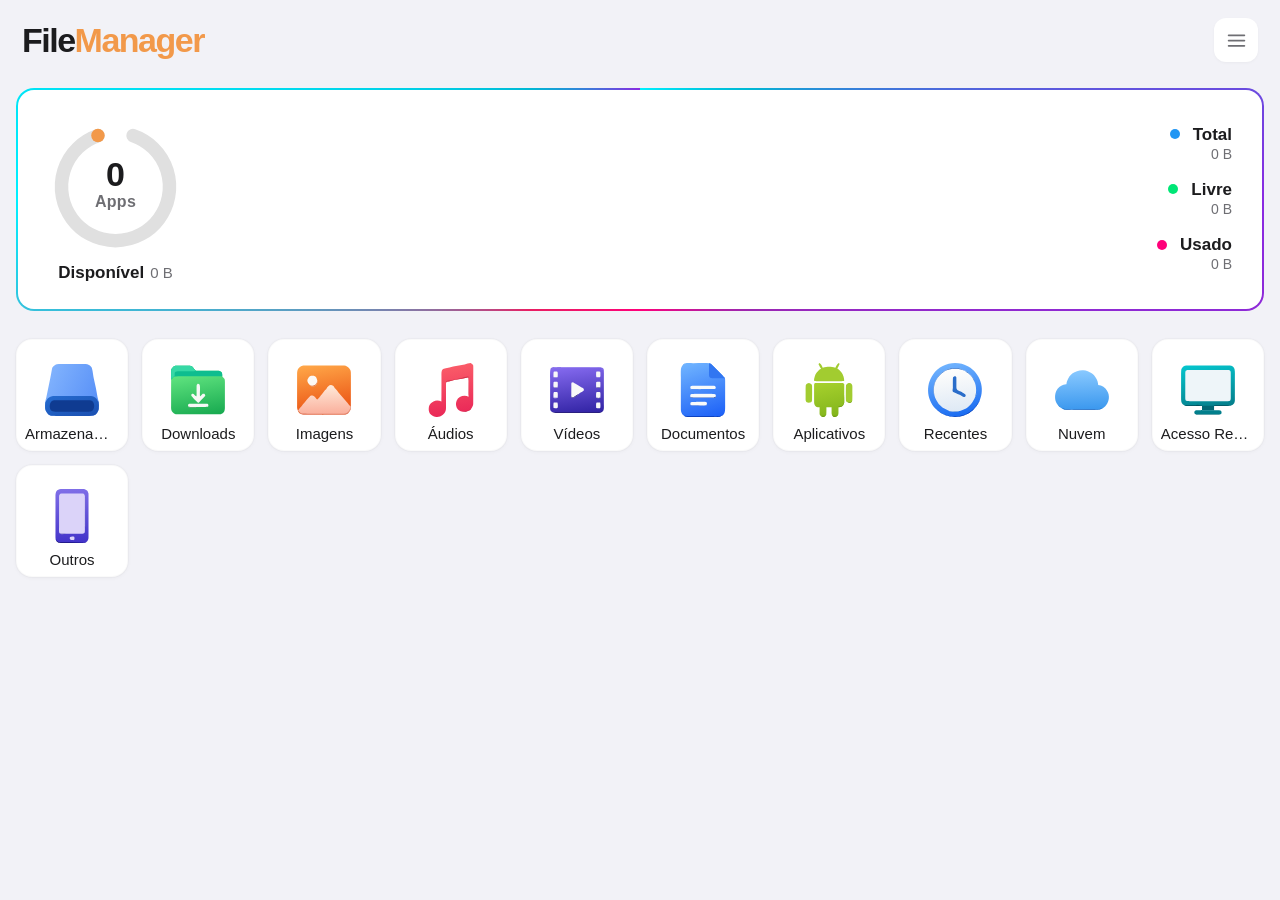
<file: app/src/main/assets/index.html>
<!DOCTYPE html>
<html lang="pt-BR">
<head>
    <meta charset="UTF-8">
    <meta name="viewport" content="width=device-width, initial-scale=1.0">
    <title>FileManager — Home</title>

    <!-- CSS -->
    <link rel="stylesheet" href="css/variables.css">
    <link rel="stylesheet" href="css/reset.css">
    <link rel="stylesheet" href="css/layout.css">
    <link rel="stylesheet" href="css/header.css">
    <link rel="stylesheet" href="css/storage-widget.css">
    <link rel="stylesheet" href="css/file-grid.css">
    <link rel="stylesheet" href="css/toolbar.css">
    <link rel="stylesheet" href="css/breadcrumb.css">

    <link rel="stylesheet" href="css/selection-bar.css">
    <link rel="stylesheet" href="css/modal.css">
    <link rel="stylesheet" href="css/settings.css">
    <link rel="stylesheet" href="css/apps.css">
    <link rel="stylesheet" href="css/loading.css">
    <link rel="stylesheet" href="css/task-queue.css">
    <link rel="stylesheet" href="css/responsive.css">
</head>
<body>
<div class="phone-frame" id="appFrame">
    <!-- Header -->
    <div class="app-header">
        <div class="logo"><span class="gui">File</span><span class="eti">Manager</span></div>
        <div class="header-spacer"></div>
        <button class="header-btn" onclick="window.fmToggleMenu()" aria-label="Menu">
            <svg viewBox="0 0 24 24" fill="none" stroke="currentColor" stroke-width="2" stroke-linecap="round">
                <line x1="3" y1="6" x2="21" y2="6"/><line x1="3" y1="12" x2="21" y2="12"/><line x1="3" y1="18" x2="21" y2="18"/>
            </svg>
            <div class="menu-dropdown" id="globalMenu">
                <!-- Renderizado dinamicamente por menu.js -->
            </div>
        </button>
    </div>

    <!-- Conteúdo -->
    <div class="content">
        <div class="page active" data-page="files">
            <!-- Toolbar (oculta na Home) -->
            <div class="file-toolbar hidden" id="fileToolbar">
                <div class="search-wrap">
                    <svg viewBox="0 0 24 24" fill="none" stroke="currentColor" stroke-width="2" stroke-linecap="round">
                        <circle cx="11" cy="11" r="8"/><line x1="21" y1="21" x2="16.65" y2="16.65"/>
                    </svg>
                    <input type="text" id="searchInput" placeholder="Buscar arquivos..." oninput="window.fmDebouncedRender()">
                </div>
                <button class="action-btn" onclick="window.fmOpenCreateModal()" aria-label="Criar novo item">
                    <svg viewBox="0 0 24 24" fill="none" stroke="currentColor" stroke-width="2" stroke-linecap="round" style="width:16px;height:16px">
                        <line x1="12" y1="5" x2="12" y2="19"/><line x1="5" y1="12" x2="19" y2="12"/>
                    </svg>
                    Nova
                </button>
            </div>
            <!-- Breadcrumb (oculto na Home) -->
            <div class="breadcrumb hidden" id="breadcrumb">
                <span onclick="window.fmNavigateTo('/')">📁 Raiz</span>
            </div>

            <!-- Widget de Armazenamento -->
            <div class="storage-widget" id="storageWidget">
                <div class="storage-content">
                    <div class="left-panel">
                        <div class="circle-container">
                            <svg class="circle-svg" viewBox="0 0 100 100">
                                <path id="gauge-bg" d="M 37 14.5 A 40 40 0 1 0 63 14.5"
                                      fill="none" stroke="#E0E0E0" stroke-width="10" stroke-linecap="round" />
                                <path id="gauge-fill" d="M 37 14.5 A 40 40 0 1 0 63 14.5"
                                      fill="none" stroke="var(--color-primary)" stroke-width="10" stroke-linecap="round"
                                      stroke-dasharray="0 251" stroke-dashoffset="0" />
                            </svg>
                            <div class="circle-text">
                                <span class="count" id="apps-count">102</span>
                                <span class="label">Apps</span>
                            </div>
                        </div>
                        <div class="disponivel-row">
                            <span class="disponivel-label">Disponível</span>
                            <span class="disponivel-value" id="disponivel-value">8,21 GB</span>
                        </div>
                    </div>
                    <div class="right-panel">
                        <div class="stat-group">
                            <div class="stat-header">
                                <div class="dot-wrapper"><span class="dot total"></span></div>
                                <span class="stat-label">Total</span>
                            </div>
                            <span class="stat-value" id="total-value">247,90 GB</span>
                        </div>
                        <div class="stat-group">
                            <div class="stat-header">
                                <div class="dot-wrapper"><span class="dot livre"></span></div>
                                <span class="stat-label">Livre</span>
                            </div>
                            <span class="stat-value" id="livre-value">8,21 GB</span>
                        </div>
                        <div class="stat-group">
                            <div class="stat-header">
                                <div class="dot-wrapper"><span class="dot usado"></span></div>
                                <span class="stat-label">Usado</span>
                            </div>
                            <span class="stat-value" id="usado-value">181,69 GB</span>
                        </div>
                    </div>
                </div>
            </div>

            <!-- Grade de ícones -->
            <div class="file-grid" id="fileGrid"></div>
        </div>

        <!-- Página Configurações -->
        <div class="page" data-page="settings">
            <div class="settings-title"><button class="back-btn" onclick="window.fmGoBack()">← Voltar</button> Configurações</div>
            <div class="settings-group">
                <div class="settings-group-header">GERAL</div>
                <div class="settings-item">
                    <span class="settings-item-label regular">Tema escuro</span>
                    <div class="toggle on" data-setting="theme" onclick="window.fmToggleTheme(this)"><div class="toggle-knob"></div></div>
                </div>
                <div class="settings-item">
                    <span class="settings-item-label regular">Mostrar extensões</span>
                    <div class="toggle on" data-setting="extensions" onclick="window.fmToggleExtensions(this)"><div class="toggle-knob"></div></div>
                </div>
                <div class="settings-item">
                    <span class="settings-item-label regular">Resetar preferências</span>
                    <button class="settings-reset-btn" onclick="window.fmResetPreferences()">Redefinir</button>
                </div>
            </div>
        </div>

        <!-- Página Lixeira -->
        <div class="page" data-page="trash">
            <div class="settings-title"><button class="back-btn" onclick="window.fmGoBack()">← Voltar</button> 🗑️ Lixeira</div>
            <div class="trash-info" id="trashInfo">
                <span id="trashCount">0 item(ns)</span>
                <span class="trash-retention">Permanece por 30 dias</span>
            </div>
            <div class="trash-list" id="trashList"></div>
            <div class="trash-actions" id="trashActions">
                <button class="trash-clear-btn" onclick="window.fmClearTrash()">🗑️ Limpar lixeira</button>
            </div>
        </div>

        <!-- Página Aplicativos -->
        <div class="page" data-page="apps">
            <div class="apps-page">
                <!-- Selection Bar -->
                <div class="apps-selection-bar" id="appsSelectionBar">
                    <div class="sel-info">
                        <div class="sel-check-icon">✓</div>
                        <span class="sel-count">0 selecionados</span>
                    </div>
                </div>

                <!-- Search Bar -->
                <div class="apps-search-bar" id="appsSearchBar">
                    <div class="apps-search-wrap">
                        <svg viewBox="0 0 24 24" fill="none" stroke="currentColor" stroke-width="2" stroke-linecap="round">
                            <circle cx="11" cy="11" r="8"/><line x1="21" y1="21" x2="16.65" y2="16.65"/>
                        </svg>
                        <input type="text" id="appsSearchInput" placeholder="Digite o nome do aplicativo" oninput="window.fmFilterApps(this.value)">
                    </div>
                </div>

                <!-- Tabs -->
                <div class="apps-tabs" id="appsTabs">
                    <div class="apps-tab active" data-tab="downloaded" onclick="window.fmSwitchTab('downloaded')">Apps baixados</div>
                    <div class="apps-tab" data-tab="system" onclick="window.fmSwitchTab('system')">Apps sistema</div>
                </div>

                <!-- Lista de Apps -->
                <div class="apps-list-container" id="appsListContainer">
                    <div class="apps-list" id="appsList"></div>
                </div>

                <!-- FAB -->
                <div class="fab-container" id="appsFab">
                    <div class="fab-actions" id="fabActions">
                        <div class="fab-action">
                            <span class="fab-action-label">Backup APK</span>
                            <button class="fab-action-btn" onclick="window.fmBackupApk()">📦</button>
                        </div>
                        <div class="fab-action">
                            <span class="fab-action-label">Compartilhar</span>
                            <button class="fab-action-btn" onclick="window.fmShareApp()">📤</button>
                        </div>
                        <div class="fab-action">
                            <span class="fab-action-label">Desinstalar</span>
                            <button class="fab-action-btn" onclick="window.fmUninstallApp()">🗑️</button>
                        </div>
                    </div>
                    <button class="fab-btn" id="fabBtn" onclick="window.fmToggleFab()">+</button>
                </div>
            </div>
        </div>
    </div>

    <!-- Create Item Modal -->
    <div class="modal-overlay" id="modalOverlay">
        <div class="modal-card" role="dialog" aria-modal="true" aria-labelledby="modal-title">
            <div class="modal-title" id="modal-title">Criar item</div>
            <div class="create-name-row" id="createNameRow">
                <input class="modal-input create-name-input" id="createItemName" placeholder="Nome da pasta..." autofocus>
                <div class="create-ext-select" id="createFileExtBtn">
                    <span class="create-ext-selected" id="extSelectedLabel">.html</span>
                    <input class="create-ext-custom-input" id="createFileExtCustom" placeholder=".ext" style="display:none;" onclick="event.stopPropagation()">
                    <span class="create-ext-arrow" onclick="window.fmToggleExtDropdown()">▾</span>
                </div>
                <div class="create-ext-dropdown" id="extDropdown"></div>
            </div>
            <div class="create-type-group">
                <label><input type="radio" name="createType" value="folder" checked onchange="window.fmHandleTypeChange()"> Pasta</label>
                <label><input type="radio" name="createType" value="file" onchange="window.fmHandleTypeChange()"> Arquivo</label>
            </div>
            <div class="modal-actions">
                <button class="modal-btn cancel" onclick="window.fmCloseCreateModal()">Cancelar</button>
                <button class="modal-btn confirm" onclick="window.fmCreateItem()">Criar</button>
            </div>
        </div>
    </div>

    <!-- Rename Modal -->
    <div class="modal-overlay" id="renameModalOverlay">
        <div class="modal-card" role="dialog" aria-modal="true" aria-labelledby="rename-modal-title">
            <div class="modal-title" id="rename-modal-title">Renomear</div>
            <input class="modal-input" id="renameInput" placeholder="Novo nome..." autofocus>
            <div class="modal-actions">
                <button class="modal-btn cancel" onclick="window.fmCloseRenameModal()">Cancelar</button>
                <button class="modal-btn confirm" onclick="window.fmConfirmRename()">Renomear</button>
            </div>
        </div>
    </div>

    <!-- Delete Confirmation Modal -->
    <div class="modal-overlay" id="deleteModalOverlay">
        <div class="modal-card" role="dialog" aria-modal="true" aria-labelledby="delete-modal-title">
            <div class="modal-title" id="delete-modal-title">Confirmar exclusão</div>
            <div class="delete-summary">
                <div class="delete-summary-row">
                    <span class="delete-icon">📁</span>
                    <span>Pastas: <strong id="deleteFolderCount">0</strong></span>
                </div>
                <div class="delete-summary-row">
                    <span class="delete-icon">📄</span>
                    <span>Arquivos: <strong id="deleteFileCount">0</strong></span>
                </div>
                <div class="delete-warning">Pastas podem conter arquivos internos.</div>
            </div>
            <div class="modal-actions">
                <button class="modal-btn cancel" onclick="window.fmCloseDeleteModal()">Cancelar</button>
                <button class="modal-btn confirm delete-confirm" onclick="window.fmConfirmDelete()">Excluir</button>
            </div>
        </div>
    </div>

    <!-- Modal: Desinstalar App -->
    <div class="modal-overlay" id="uninstallModal">
        <div class="modal-card">
            <div class="modal-title">⚠️ Desinstalar app?</div>
            <p style="font-size: 13px; color: var(--color-text-secondary); margin: 0;">Os seguintes apps serão desinstalados:</p>
            <div class="modal-apps-list" id="uninstallAppsList"></div>
            <div class="modal-actions">
                <button class="modal-btn cancel" onclick="window.fmCloseAppsModal('uninstall')">Cancelar</button>
                <button class="modal-btn confirm" onclick="window.fmConfirmUninstall()">Desinstalar</button>
            </div>
        </div>
    </div>

    <!-- Modal: Compartilhar App -->
    <div class="modal-overlay" id="shareModal">
        <div class="modal-card">
            <div class="modal-title">📤 Compartilhar app</div>
            <div class="share-options">
                <div class="share-option" onclick="window.fmShareVia('bluetooth')">
                    <span class="share-option-icon">📱</span>
                    <span class="share-option-name">Bluetooth</span>
                </div>
                <div class="share-option" onclick="window.fmShareVia('whatsapp')">
                    <span class="share-option-icon">💬</span>
                    <span class="share-option-name">WhatsApp</span>
                </div>
                <div class="share-option" onclick="window.fmShareVia('drive')">
                    <span class="share-option-icon">☁️</span>
                    <span class="share-option-name">Drive</span>
                </div>
                <div class="share-option" onclick="window.fmShareVia('outros')">
                    <span class="share-option-icon">📋</span>
                    <span class="share-option-name">Outros</span>
                </div>
            </div>
            <div class="modal-actions">
                <button class="modal-btn cancel" onclick="window.fmCloseAppsModal('share')">Fechar</button>
            </div>
        </div>
    </div>

    <!-- Toast Global -->
    <div class="global-toast" id="globalToast"></div>

    <!-- Toast Apps -->
    <div class="apps-toast" id="appsToast"></div>

    <!-- ========================================
         POPUP OVERLAY — Scan / Confirmação / "Tem certeza?"
         ======================================== -->
    <div class="popup-overlay" id="popupOverlay">
        <div class="popup-card" id="popupCard"></div>
    </div>

    <!-- ========================================
         LOADING OVERLAY — Sistema Padrão
         ======================================== -->
    <div class="loading-overlay" id="loadingOverlay">
        <div class="loading-card">
            <div class="loading-dots" id="loadingDots">
                <div class="dot"></div>
                <div class="dot"></div>
                <div class="dot"></div>
                <div class="dot"></div>
            </div>
            <div class="loading-icon" id="loadingIcon" style="display:none"></div>
            <div class="loading-title" id="loadingTitle"></div>
            <div class="loading-info" id="loadingInfo"></div>
            <div class="loading-progress-wrap">
                <div class="loading-progress-bar">
                    <div class="loading-progress-fill" id="loadingFill"></div>
                </div>
                <div class="loading-percentage" id="loadingPercentage">0%</div>
            </div>
            <div class="loading-count" id="loadingCount"></div>
            <button class="loading-cancel" id="loadingCancelBtn">Cancelar</button>
        </div>
    </div>

    <!-- Modal: Confirmação de Cancelamento -->
    <div class="modal-overlay" id="cancelConfirmModal">
        <div class="modal-card">
            <div class="modal-title">Cancelar operação?</div>
            <p class="cancel-confirm-text">
                A operação será interrompida e os arquivos processados serão verificados.
            </p>
            <div class="modal-actions">
                <button class="modal-btn cancel" onclick="window.fmResumeOperation()">Continuar</button>
                <button class="modal-btn confirm" onclick="window.fmConfirmCancel()" style="background:#FF3B30">Cancelar</button>
            </div>
        </div>
    </div>

    <!-- Modal: Resultado da Reversão -->
    <div class="modal-overlay" id="reversalResultModal">
        <div class="modal-card">
            <div class="modal-title" id="reversalTitle">Arquivos transferidos</div>
            <div class="reversal-info" id="reversalInfo"></div>
            <div class="reversal-options">
                <label class="reversal-option">
                    <input type="radio" name="reversal" value="revert" checked>
                    <span>Voltar ao local original</span>
                </label>
                <label class="reversal-option">
                    <input type="radio" name="reversal" value="keep">
                    <span>Manter no destino</span>
                </label>
            </div>
            <div class="modal-actions">
                <button class="modal-btn confirm" onclick="window.fmConfirmReversal()">Confirmar</button>
            </div>
        </div>
    </div>

    <!-- Modal: Ordenar Apps -->
    <div class="modal-overlay" id="sortAppsModal">
        <div class="modal-card modal-sort-apps">
            <div class="modal-title">Ordenar aplicativos</div>
            
            <label class="sort-option-toggle">
                <input type="checkbox" id="applyToAllFolders">
                Aplicar a todas as pastas
            </label>
            
            <div class="sort-section">
                <div class="sort-section-title">Visualizar</div>
                <div class="sort-view-options">
                    <label class="sort-radio"><input type="radio" name="viewMode" value="list"> ☐ Lista</label>
                    <label class="sort-radio"><input type="radio" name="viewMode" value="blocks"> ⠿ Blocos</label>
                    <label class="sort-radio"><input type="radio" name="viewMode" value="detailed" checked> ≣ Detalhada</label>
                    <label class="sort-radio"><input type="radio" name="viewMode" value="normal"> 🖼 Normal</label>
                    <label class="sort-radio"><input type="radio" name="viewMode" value="large"> 🖼 Grande</label>
                </div>
            </div>
            
            <div class="sort-section">
                <div class="sort-section-title">Ordenar</div>
                <button class="sort-dropdown" id="sortAppsDropdown" onclick="window.fmOpenSortByModal()">
                    <span id="sortAppsCurrentLabel">Data <i class="sort-arrow">▼</i></span>
                    <span>▾</span>
                </button>
            </div>
            
            <div class="sort-section">
                <label class="sort-option-toggle">
                    <input type="checkbox" id="showHiddenApps" checked>
                    Mostrar arquivos ocultos
                </label>
            </div>
            
            <div class="modal-actions">
                <button class="modal-btn cancel" onclick="window.fmCloseSortAppsModal()">Cancelar</button>
                <button class="modal-btn confirm" onclick="window.fmApplySortApps()">Aplicar</button>
            </div>
        </div>
    </div>

    <!-- Modal: Ordenar Por -->
    <div class="modal-overlay" id="sortByModal">
        <div class="modal-card modal-sort-by">
            <div class="modal-title">Ordenar por</div>
            <div class="sort-by-options">
                <label class="sort-by-option"><input type="radio" name="sortBy" value="date-asc" checked><span>Data <i class="sort-arrow">▼</i></span><small>Menor → Maior</small></label>
                <label class="sort-by-option"><input type="radio" name="sortBy" value="date-desc"><span>Data <i class="sort-arrow">▲</i></span><small>Maior → Menor</small></label>
                <label class="sort-by-option"><input type="radio" name="sortBy" value="name-asc"><span>Nome A-Z</span></label>
                <label class="sort-by-option"><input type="radio" name="sortBy" value="name-desc"><span>Nome Z-A</span></label>
                <label class="sort-by-option"><input type="radio" name="sortBy" value="size-asc"><span>Tamanho <i class="sort-arrow">▼</i></span><small>Menor → Maior</small></label>
                <label class="sort-by-option"><input type="radio" name="sortBy" value="size-desc"><span>Tamanho <i class="sort-arrow">▲</i></span><small>Maior → Menor</small></label>
            </div>
            <div class="modal-actions">
                <button class="modal-btn confirm" onclick="window.fmConfirmSortBy()">OK</button>
            </div>
        </div>
    </div>

    <!-- Conflict Resolution Modal -->
    <div class="modal-overlay" id="conflictModal">
        <div class="modal-card">
            <div class="modal-title">Arquivo já existe</div>
            <div class="conflict-info">
                <div class="conflict-row">
                    <span class="conflict-label">Nome:</span>
                    <strong id="conflictFileName"></strong>
                </div>
                <div class="conflict-row">
                    <span class="conflict-label">Origem:</span>
                    <span id="conflictSourcePath" class="conflict-dest-text"></span>
                </div>
                <div class="conflict-row">
                    <span class="conflict-label">Destino:</span>
                    <span id="conflictDestPath" class="conflict-dest-text"></span>
                </div>
            </div>
            <div class="conflict-options">
                <label class="conflict-option">
                    <input type="radio" name="conflictAction" value="skip" checked>
                    <span>Pular</span>
                </label>
                <label class="conflict-option">
                    <input type="radio" name="conflictAction" value="replace">
                    <span>Sobrescrever</span>
                </label>
                <label class="conflict-option">
                    <input type="radio" name="conflictAction" value="rename">
                    <span>Renomear</span>
                </label>
            </div>
            <label class="conflict-apply-all">
                <input type="checkbox" id="conflictApplyAll">
                Aplicar a todos os conflitos
            </label>
            <div class="modal-actions">
                <button class="modal-btn cancel" onclick="window.fmCancelConflict()">Cancelar</button>
                <button class="modal-btn confirm" onclick="window.fmConfirmConflict()">OK</button>
            </div>
        </div>
    </div>

    <!-- Duplication Warning Modal -->
    <div class="modal-overlay" id="duplicationModal">
        <div class="modal-card">
            <div class="modal-title">Aviso de duplicação interna</div>
            <div class="modal-message" id="duplicationMessage"></div>
            <div class="modal-actions">
                <button class="modal-btn cancel" onclick="window.fmCloseDuplication(false)">Cancelar</button>
                <button class="modal-btn confirm" onclick="window.fmCloseDuplication(true)">Continuar</button>
            </div>
        </div>
    </div>

    <!-- Cancel Clipboard Modal -->
    <div class="modal-overlay" id="cancelClipboardModal">
        <div class="modal-card">
            <div class="modal-title">Cancelar operação?</div>
            <p class="modal-message">Você tem uma operação de <strong id="cancelClipboardMode"></strong> em andamento.</p>
            <div class="modal-actions">
                <button class="modal-btn cancel" onclick="window.fmConfirmCancelClipboard(false)">Manter</button>
                <button class="modal-btn confirm delete-confirm" onclick="window.fmConfirmCancelClipboard(true)">Cancelar operação</button>
            </div>
        </div>
    </div>

    <!-- Properties Modal -->
    <div class="modal-overlay" id="propertiesModal">
        <div class="modal-card" style="max-width: 340px;">
            <div class="modal-title" id="propModalTitle">Propriedades</div>
            <div id="propModalContent" style="font-size: 13px; line-height: 1.7; padding: 4px 0;">
            </div>
            <div class="modal-actions">
                <button class="modal-btn confirm" onclick="document.getElementById('propertiesModal').classList.remove('open')">Fechar</button>
            </div>
        </div>
    </div>

    <!-- Selection Bar (oculta por padrão) -->
    <div class="selection-bar" id="selectionBar">
        <div class="selection-status">
            <span class="selection-count" id="selectionCount">0 itens selecionados</span>
            <button class="selection-status-btn" id="selectAllBtn" aria-label="Selecionar tudo">
                <svg viewBox="0 0 24 24" fill="none" stroke="currentColor" stroke-width="2" stroke-linecap="round"><rect x="3" y="3" width="18" height="18" rx="2"/><polyline points="9 11 12 14 22 4"/></svg>
                Tudo
            </button>
            <button class="selection-status-btn" id="rangeSelectBtn" aria-label="Selecionar intervalo">
                <svg viewBox="0 0 24 24" fill="none" stroke="currentColor" stroke-width="2" stroke-linecap="round"><path d="M17 3l4 4-4 4"/><path d="M3 11V9a4 4 0 0 1 4-4h14"/><path d="M7 21l-4-4 4-4"/><path d="M21 13v2a4 4 0 0 1-4 4H3"/></svg>
                Intervalo
            </button>
        </div>
        <div class="selection-actions">
            <button class="sel-btn" onclick="window.fmSelectionAction('copy')">
                <svg viewBox="0 0 24 24" fill="none" stroke="currentColor" stroke-width="2" stroke-linecap="round"><rect x="9" y="9" width="13" height="13" rx="2"/><path d="M5 15H4a2 2 0 0 1-2-2V4a2 2 0 0 1 2-2h9a2 2 0 0 1 2 2v1"/></svg>
                <span class="sel-btn-label">Copiar</span>
            </button>
            <button class="sel-btn" onclick="window.fmSelectionAction('move')">
                <svg viewBox="0 0 24 24" fill="none" stroke="currentColor" stroke-width="2" stroke-linecap="round"><path d="M5 12h14"/><path d="M12 5l7 7-7 7"/></svg>
                <span class="sel-btn-label">Mover</span>
            </button>
            <button class="sel-btn" onclick="window.fmSelectionAction('rename')">
                <svg viewBox="0 0 24 24" fill="none" stroke="currentColor" stroke-width="2" stroke-linecap="round"><path d="M17 3a2.828 2.828 0 1 1 4 4L7.5 20.5 2 22l1.5-5.5L17 3z"/></svg>
                <span class="sel-btn-label">Renomear</span>
            </button>
            <button class="sel-btn sel-btn-delete" onclick="window.fmSelectionAction('delete')">
                <svg viewBox="0 0 24 24" fill="none" stroke="currentColor" stroke-width="2" stroke-linecap="round"><polyline points="3 6 5 6 21 6"/><path d="M19 6v14a2 2 0 0 1-2 2H7a2 2 0 0 1-2-2V6m3 0V4a2 2 0 0 1 2-2h4a2 2 0 0 1 2 2v2"/></svg>
                <span class="sel-btn-label">Excluir</span>
            </button>
            <button class="sel-btn sel-btn-more" id="moreActionsBtn" onclick="window.fmToggleMoreMenu()">
                <svg viewBox="0 0 24 24" fill="currentColor"><circle cx="12" cy="5" r="1.5"/><circle cx="12" cy="12" r="1.5"/><circle cx="12" cy="19" r="1.5"/></svg>
                <span class="sel-btn-label">Mais</span>
            </button>
        </div>
    </div>

    <!-- Selection More Menu -->
    <div class="selection-more-menu" id="selectionMoreMenu">
        <div class="menu-item" onclick="window.fmSelectionAction('share')">
            <svg viewBox="0 0 24 24" fill="none" stroke="currentColor" stroke-width="2" stroke-linecap="round" style="width:18px;height:18px;color:var(--color-text-secondary)"><circle cx="18" cy="5" r="3"/><circle cx="6" cy="12" r="3"/><circle cx="18" cy="19" r="3"/><line x1="8.59" y1="13.51" x2="15.42" y2="17.49"/><line x1="15.41" y1="6.51" x2="8.59" y2="10.49"/></svg>
            Compartilhar
        </div>
        <div class="menu-item" onclick="window.fmSelectionAction('favorite')">
            <svg viewBox="0 0 24 24" fill="none" stroke="currentColor" stroke-width="2" stroke-linecap="round" style="width:18px;height:18px;color:var(--color-text-secondary)"><polygon points="12 2 15.09 8.26 22 9.27 17 14.14 18.18 21.02 12 17.77 5.82 21.02 7 14.14 2 9.27 8.91 8.26 12 2"/></svg>
            Favoritar
        </div>
        <div class="menu-item" onclick="window.fmSelectionAction('pin')">
            <svg viewBox="0 0 24 24" fill="none" stroke="currentColor" stroke-width="2" stroke-linecap="round" style="width:18px;height:18px;color:var(--color-text-secondary)"><path d="M12 2L12 22"/><path d="M5 12H2"/><path d="M22 12h-3"/><path d="M12 2l4 4"/><path d="M12 2l-4 4"/></svg>
            Fixar
        </div>
        <div class="menu-item" onclick="window.fmSelectionAction('compress')">
            <svg viewBox="0 0 24 24" fill="none" stroke="currentColor" stroke-width="2" stroke-linecap="round" style="width:18px;height:18px;color:var(--color-text-secondary)"><path d="M21 8v13H3V8"/><path d="M1 3h22v5H1z"/><path d="M10 12h4"/></svg>
            Compactar
        </div>
        <div class="menu-item" onclick="window.fmSelectionAction('extract')">
            <svg viewBox="0 0 24 24" fill="none" stroke="currentColor" stroke-width="2" stroke-linecap="round" style="width:18px;height:18px;color:var(--color-text-secondary)"><path d="M21 8v13H3V8"/><path d="M1 3h22v5H1z"/><path d="M12 12v5"/><path d="M9 15l3 3 3-3"/></svg>
            Extrair
        </div>
        <div class="menu-item" onclick="window.fmSelectionAction('properties')">
            <svg viewBox="0 0 24 24" fill="none" stroke="currentColor" stroke-width="2" stroke-linecap="round" style="width:18px;height:18px;color:var(--color-text-secondary)"><circle cx="12" cy="12" r="10"/><line x1="12" y1="16" x2="12" y2="12"/><line x1="12" y1="8" x2="12.01" y2="8"/></svg>
            Propriedades
        </div>
        <div class="menu-item" onclick="window.fmSelectionAction('shortcut')">
            <svg viewBox="0 0 24 24" fill="none" stroke="currentColor" stroke-width="2" stroke-linecap="round" style="width:18px;height:18px;color:var(--color-text-secondary)"><path d="M10 13a5 5 0 0 0 7.54.54l3-3a5 5 0 0 0-7.07-7.07l-1.72 1.71"/><path d="M14 11a5 5 0 0 0-7.54-.54l-3 3a5 5 0 0 0 7.07 7.07l1.71-1.71"/></svg>
            Criar atalho
        </div>
        <div class="menu-item" onclick="window.fmSelectionAction('duplicate')">
            <svg viewBox="0 0 24 24" fill="none" stroke="currentColor" stroke-width="2" stroke-linecap="round" style="width:18px;height:18px;color:var(--color-text-secondary)"><rect x="9" y="9" width="13" height="13" rx="2"/><path d="M5 15H4a2 2 0 0 1-2-2V4a2 2 0 0 1 2-2h9a2 2 0 0 1 2 2v1"/></svg>
            Duplicar
        </div>
        <div class="menu-divider"></div>
        <div class="menu-item menu-item-cancel" onclick="window.fmClearSelection()">
            <svg viewBox="0 0 24 24" fill="none" stroke="currentColor" stroke-width="2" stroke-linecap="round" style="width:18px;height:18px;color:#FF3B30"><line x1="18" y1="6" x2="6" y2="18"/><line x1="6" y1="6" x2="18" y2="18"/></svg>
            Cancelar seleção
        </div>
    </div>

    <!-- Task Queue Bar (oculta por padrão — operações em background) -->
    <div class="task-queue-bar" id="taskQueueBar">
        <div class="task-queue-status">
            <svg viewBox="0 0 24 24" fill="none" stroke="currentColor" stroke-width="2" style="width:16px;height:16px;flex-shrink:0;color:var(--color-primary)">
                <polyline points="23 4 23 10 17 10"/><path d="M20.49 15a9 9 0 1 1-2.12-9.36L23 10"/>
            </svg>
            <span class="task-queue-text" id="taskQueueText">Operações em andamento</span>
            <span class="task-queue-badge" id="taskQueueBadge">0</span>
        </div>
        <button class="task-queue-toggle" id="taskQueueToggle" onclick="window.fmToggleTaskQueue()">
            <svg viewBox="0 0 24 24" fill="none" stroke="currentColor" stroke-width="2" style="width:16px;height:16px">
                <polyline points="6 9 12 15 18 9"/>
            </svg>
        </button>
    </div>

    <!-- Task Queue Details Panel -->
    <div class="task-queue-panel" id="taskQueuePanel">
        <div class="task-queue-panel-header">
            <span>Operações ativas</span>
            <button class="task-queue-panel-close" onclick="window.fmHideTaskQueue()">✕</button>
        </div>
        <div class="task-queue-list" id="taskQueueList"></div>
    </div>

    <!-- Clipboard Bar (oculta por padrão) -->
    <div class="clipboard-bar" id="clipboardBar">
        <div class="clipboard-status">
            <svg viewBox="0 0 24 24" fill="none" stroke="currentColor" stroke-width="2" stroke-linecap="round" style="width:18px;height:18px;color:var(--color-primary);flex-shrink:0"><rect x="9" y="9" width="13" height="13" rx="2"/><path d="M5 15H4a2 2 0 0 1-2-2V4a2 2 0 0 1 2-2h9a2 2 0 0 1 2 2v1"/></svg>
            <div class="clipboard-info">
                <span class="clipboard-count" id="clipboardCount"></span>
                <span class="clipboard-origin" id="clipboardOrigin"></span>
            </div>
        </div>
        <div class="clipboard-actions">
            <button class="sel-btn" onclick="window.fmCancelClipboard()">
                <svg viewBox="0 0 24 24" fill="none" stroke="currentColor" stroke-width="2" stroke-linecap="round"><line x1="18" y1="6" x2="6" y2="18"/><line x1="6" y1="6" x2="18" y2="18"/></svg>
                <span class="sel-btn-label">Cancelar</span>
            </button>
            <button class="sel-btn sel-btn-confirm" id="clipboardConfirmBtn" onclick="window.fmClipboardConfirm()">
                <svg viewBox="0 0 24 24" fill="none" stroke="currentColor" stroke-width="2" stroke-linecap="round"><rect x="9" y="9" width="13" height="13" rx="2"/><path d="M5 15H4a2 2 0 0 1-2-2V4a2 2 0 0 1 2-2h9a2 2 0 0 1 2 2v1"/></svg>
                <span class="sel-btn-label" id="clipboardActionLabel">Colar</span>
            </button>
        </div>
    </div>
</div>

<script type="module" src="js/app.js"></script>
</body>
</html>
</file>
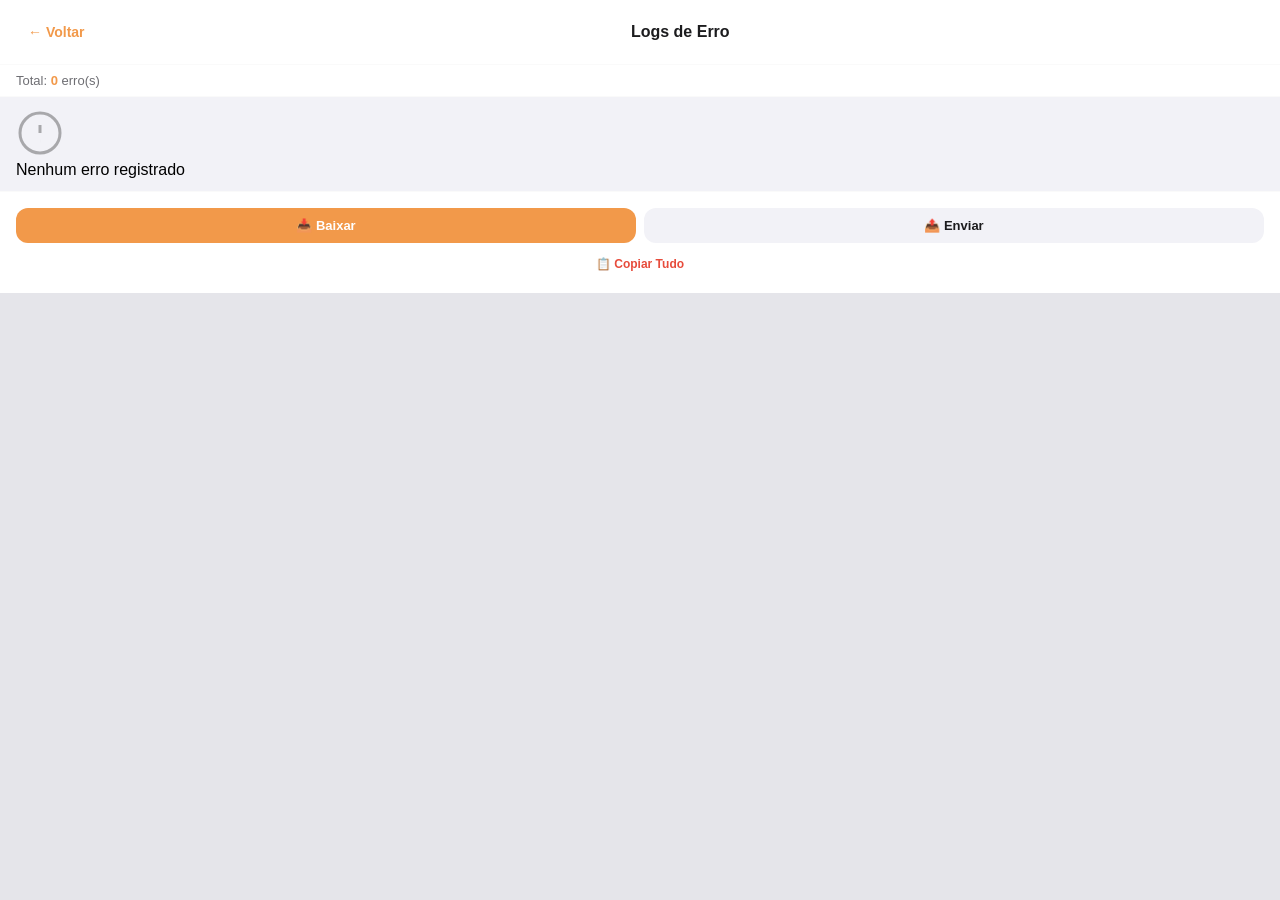
<file: app/src/main/assets/error-log.html>
<!DOCTYPE html>
<html lang="pt-BR">
<head>
    <meta charset="UTF-8">
    <meta name="viewport" content="width=device-width, initial-scale=1.0">
    <title>FileManager — Logs de Erro</title>
    <link rel="stylesheet" href="css/variables.css">
    <link rel="stylesheet" href="css/reset.css">
    <link rel="stylesheet" href="css/error.css">
</head>
<body>
<div class="phone-frame" id="appFrame">
    <div class="error-page active" data-page="error-log">
        <div class="error-header">
            <button class="back-btn" onclick="goBack()">← Voltar</button>
            <span class="error-title">Logs de Erro</span>
        </div>
        <div class="error-count-bar">
            <span class="count-text">Total: <span class="count-number" id="errorCount">0</span> erro(s)</span>
        </div>
        <div class="error-list" id="errorLogContainer">
            <div class="error-empty">
                <svg viewBox="0 0 24 24" fill="none" stroke="currentColor" stroke-width="1.5" style="width:48px;height:48px;opacity:0.3">
                    <circle cx="12" cy="12" r="10"/><line x1="12" y1="8" x2="12" y2="12"/><line x1="12" y1="16" x2="12.01" y2="16"/>
                </svg>
                <div class="error-empty-text">Nenhum erro registrado</div>
            </div>
        </div>
        <div class="error-actions">
            <div class="error-actions-row">
                <button class="error-action-btn primary" onclick="window.downloadLogs()">
                    📥 Baixar
                </button>
                <button class="error-action-btn secondary" onclick="window.shareLogs()">
                    📤 Enviar
                </button>
            </div>
            <button class="error-action-btn danger" onclick="window.copyAllLogs()">
                📋 Copiar Tudo
            </button>
        </div>
    </div>
</div>

<script type="module">
import { renderErrorLog, exportLogs, copyAllLogs as copyAll, clearAllLogs, shareLogs as share } from './js/errorScreen.js';
import { getLogCount } from './js/logger.js';

function updateCount() {
    const el = document.getElementById('errorCount');
    if (el) el.textContent = getLogCount();
}

window.goBack = function() {
    window.location.href = 'index.html';
};

window.downloadLogs = function() {
    exportLogs();
};

window.shareLogs = function() {
    share();
};

window.copyAllLogs = function() {
    copyAll();
};

document.addEventListener('DOMContentLoaded', function() {
    renderErrorLog();
    updateCount();
});
</script>
</body>
</html>
</file>
<file: app/src/main/assets/css/variables.css>
/* ===== VARIÁVEIS ===== */
:root {
    --color-bg: #F2F2F7;
    --color-surface: #FFFFFF;
    --color-surface-dark: #1C1C1E;
    --color-text: #1C1C1E;
    --color-text-secondary: #6E6E73;
    --color-text-muted: #AEAEB2;
    --color-primary: #F2994A;
    --color-primary-hover: #E08A3A;
    --color-primary-rgb: 242, 153, 74;
    --color-shadow: rgba(0,0,0,0.04);
    --color-border: rgba(0,0,0,0.02);
    --radius-card: 16px;
    --radius-sm: 12px;
    --radius-btn: 12px;
    --shadow-card: 0 1px 4px rgba(0,0,0,0.04), 0 0 0 1px rgba(0,0,0,0.02);
    --shadow-hover: 0 4px 12px rgba(0,0,0,0.08);
    --font-family: 'Inter', -apple-system, BlinkMacSystemFont, sans-serif;
    --transition: 0.25s cubic-bezier(0.4, 0, 0.2, 1);
}

/* Tema escuro */
.dark {
    --color-bg: #1C1C1E;
    --color-surface: #2C2C2E;
    --color-text: #FFFFFF;
    --color-text-secondary: #AEAEB2;
    --color-text-muted: #6E6E73;
    --color-shadow: rgba(0,0,0,0.2);
    --color-border: rgba(255,255,255,0.05);
    --color-primary-rgb: 242, 153, 74;
    --shadow-card: 0 1px 4px rgba(0,0,0,0.2);
    --shadow-hover: 0 4px 12px rgba(0,0,0,0.3);
}
</file>
<file: app/src/main/assets/css/layout.css>
/* ===== FRAME ===== */
.phone-frame {
    width: 100%;
    min-height: 100vh;
    background: var(--color-bg);
    border-radius: 0;
    overflow: hidden;
    box-shadow: none;
    display: flex;
    flex-direction: column;
    transition: background 0.3s ease;
    position: relative;
}
.phone-frame.dark {
    box-shadow: none;
}

/* ===== CONTEÚDO ===== */
.content {
    flex: 1;
    overflow: hidden;
    position: relative;
    background: var(--color-bg);
    transition: background 0.3s ease;
}
.page {
    position: absolute;
    top: 0;
    left: 0;
    width: 100%;
    height: 100%;
    padding: 16px;
    overflow-y: auto;
    opacity: 0;
    transform: translateX(20px);
    transition: opacity 0.4s cubic-bezier(0.4, 0, 0.2, 1),
                transform 0.4s cubic-bezier(0.4, 0, 0.2, 1);
    pointer-events: none;
}
.page.active {
    opacity: 1;
    transform: translateX(0);
    pointer-events: auto;
}
.page.exit {
    opacity: 0;
    transform: translateX(-20px);
}

/* ===== GLOBAL TOAST ===== */
.global-toast {
    position: absolute;
    bottom: 80px;
    left: 50%;
    transform: translateX(-50%) translateY(20px);
    background: var(--color-surface);
    padding: 12px 20px;
    border-radius: 12px;
    box-shadow: 0 4px 20px rgba(0,0,0,0.2);
    font-size: 13px;
    font-weight: 500;
    color: var(--color-text);
    opacity: 0;
    transition: opacity 0.3s cubic-bezier(0.4, 0, 0.2, 1),
                transform 0.3s cubic-bezier(0.4, 0, 0.2, 1);
    z-index: 30000;
    pointer-events: none;
    white-space: nowrap;
    max-width: 80%;
    text-align: center;
}
.global-toast.show {
    opacity: 1;
    transform: translateX(-50%) translateY(0);
}
.global-toast.success { border-left: 4px solid #34C759; }
.global-toast.error { border-left: 4px solid #FF3B30; }
.global-toast.warning { border-left: 4px solid #FF9500; }
.global-toast.info { border-left: 4px solid var(--color-primary); }
</file>
<file: app/src/main/assets/css/header.css>
/* ===== HEADER ===== */
.app-header {
    display: flex;
    align-items: center;
    padding: 18px 22px 10px;
    background: var(--color-bg);
    transition: background 0.3s ease;
    flex-shrink: 0;
    position: relative;
    z-index: 10;
}
.logo {
    font-size: 34px;
    font-weight: 700;
    letter-spacing: -1.5px;
    color: var(--color-text);
}
.logo .eti { color: var(--color-primary); }
.header-spacer { flex: 1; }
.header-btn {
    width: 44px;
    height: 44px;
    background: var(--color-surface);
    border-radius: 12px;
    display: flex;
    align-items: center;
    justify-content: center;
    margin-left: 8px;
    box-shadow: 0 1px 3px rgba(0,0,0,0.04);
    cursor: pointer;
    border: none;
    transition: all var(--transition);
    color: var(--color-text-secondary);
}
.header-btn:hover { transform: scale(1.04); box-shadow: 0 2px 8px rgba(0,0,0,0.08); }
.header-btn:active { transform: scale(0.94); }
.header-btn svg { width: 21px; height: 21px; }
.header-btn.hidden { display: none; }

/* ===== MENU DROPDOWN ===== */
.menu-dropdown {
    position: absolute;
    top: 46px;
    right: 0;
    background: var(--color-surface);
    border-radius: 12px;
    box-shadow: 0 8px 32px rgba(0,0,0,0.12);
    z-index: 99999;
    min-width: 180px;
    padding: 6px 0;
    overflow: hidden;
    opacity: 0;
    transform: translateY(-8px) scale(0.95);
    pointer-events: none;
    transition: all 0.25s cubic-bezier(0.4, 0, 0.2, 1);
}
.menu-dropdown.show {
    opacity: 1;
    transform: translateY(0) scale(1);
    pointer-events: auto;
}
.menu-item {
    display: flex;
    align-items: center;
    gap: 10px;
    padding: 14px 18px;
    font-size: 16px;
    color: var(--color-text);
    cursor: pointer;
    transition: background 0.15s ease;
}
.menu-item:hover { background: rgba(0,0,0,0.04); }
.dark .menu-item:hover { background: rgba(255,255,255,0.05); }
.menu-item svg { width: 21px; height: 21px; color: var(--color-text-secondary); flex-shrink: 0; }
.menu-divider {
    height: 0.5px;
    background: var(--color-text-muted);
    margin: 4px 0;
    opacity: 0.3;
}
</file>
<file: app/src/main/assets/css/storage-widget.css>
/* ===== WIDGET DE ARMAZENAMENTO ===== */
.storage-widget {
    background: var(--color-surface);
    border-radius: 18px;
    padding: 0;
    margin-bottom: 16px;
    position: relative;
    overflow: hidden;
    transition: background 0.3s ease, box-shadow 0.3s ease;
    z-index: 0;
}
.storage-widget:hover {
    box-shadow: var(--shadow-hover);
}

/* Spinning conic-gradient border — loading state */
.storage-widget.loading::before {
    content: '';
    position: absolute;
    inset: -2px;
    border-radius: 20px;
    background: conic-gradient(
        #00f0ff 0deg,
        #00b8d4 45deg,
        #8a2be2 90deg,
        #9c27b0 135deg,
        #ff007a 180deg,
        #e91e63 225deg,
        #00f0ff 270deg,
        #00b8d4 315deg,
        #8a2be2 360deg
    );
    animation: widgetSpin 6s linear infinite, widgetFadeIn 0.4s ease;
    z-index: -1;
}

/* Inner fill — only during loading to cover center */
.storage-widget.loading::after {
    content: '';
    position: absolute;
    inset: 2px;
    background: var(--color-surface);
    border-radius: 16px;
    z-index: -1;
    pointer-events: none;
}

/* Static gradient border — default state (orange → gray) */
.storage-widget:not(.loading)::before {
    content: '';
    position: absolute;
    inset: 0;
    border-radius: 18px;
    padding: 1px;
    background: linear-gradient(135deg, var(--color-primary), transparent 50%, var(--color-text-muted));
    -webkit-mask: linear-gradient(#fff 0 0) content-box, linear-gradient(#fff 0 0);
    -webkit-mask-composite: xor;
    mask-composite: exclude;
    pointer-events: none;
    z-index: 0;
}

@keyframes widgetFadeIn {
    from { opacity: 0; }
    to { opacity: 1; }
}

.dark .storage-widget:hover {
    box-shadow: 0 0 24px rgba(0, 240, 255, 0.12),
                0 0 48px rgba(138, 43, 226, 0.08),
                0 4px 16px rgba(0, 0, 0, 0.3);
}

@keyframes widgetSpin {
    to { transform: rotate(360deg); }
}

.storage-content {
    position: relative;
    z-index: 2;
    display: flex;
    justify-content: space-between;
    align-items: center;
    padding: 28px 32px;
}

.left-panel {
    display: flex;
    flex-direction: column;
    align-items: center;
    gap: 12px;
}
.circle-container {
    position: relative;
    width: 135px;
    height: 135px;
    display: flex;
    justify-content: center;
    align-items: center;
}
.circle-svg {
    position: absolute;
    top: 0;
    left: 0;
    width: 100%;
    height: 100%;
}
.circle-text {
    text-align: center;
    display: flex;
    flex-direction: column;
    z-index: 3;
}
.circle-text .count {
    font-size: 34px;
    font-weight: 600;
    line-height: 1.1;
    color: var(--color-text);
}
.circle-text .label {
    font-size: 16px;
    font-weight: 600;
    letter-spacing: 0.3px;
    color: var(--color-text-secondary);
}
.disponivel-row {
    display: flex;
    align-items: baseline;
    gap: 6px;
}
.disponivel-label {
    font-size: 17px;
    font-weight: 600;
    color: var(--color-text);
}
.disponivel-value {
    font-size: 15px;
    font-weight: 400;
    color: var(--color-text-secondary);
}

.right-panel {
    display: flex;
    flex-direction: column;
    gap: 18px;
    align-items: flex-end;
}
.stat-group {
    display: flex;
    flex-direction: column;
    align-items: flex-end;
    gap: 2px;
}
.stat-header {
    display: grid;
    grid-template-columns: 20px auto;
    gap: 8px;
    align-items: center;
}
.dot-wrapper {
    width: 20px;
    display: flex;
    justify-content: center;
    align-items: center;
}
.storage-widget .dot {
    width: 10px;
    height: 10px;
    border-radius: 50%;
    flex-shrink: 0;
}
.dot.total { background: #2196F3; }
.dot.livre { background: #00E676; }
.dot.usado { background: #ff007a; }
.stat-label {
    font-size: 17px;
    font-weight: 600;
    line-height: 1;
    text-align: right;
    color: var(--color-text);
}
.stat-value {
    font-size: 14px;
    font-weight: 400;
    line-height: 1.3;
    text-align: right;
    white-space: nowrap;
    padding-left: 28px;
    color: var(--color-text-secondary);
}

/* Gauge background visibility in dark mode */
.dark #gauge-bg {
    stroke: #3a3d45;
}
</file>
<file: app/src/main/assets/css/file-grid.css>
/* ===== GRADE DE ÍCONES ===== */
.file-grid { display: flex; flex-direction: column; gap: 6px; }
.file-grid .icon-grid {
    display: grid;
    grid-template-columns: repeat(auto-fill, minmax(110px, 1fr));
    gap: 14px;
    margin-top: 12px;
    width: 100%;
}
.file-grid .icon-grid .icon-item {
    aspect-ratio: 1;
    display: flex;
    flex-direction: column;
    align-items: center;
    justify-content: center;
    background: var(--color-surface);
    border-radius: var(--radius-card);
    padding: 18px 8px 12px;
    box-shadow: var(--shadow-card);
    transition: all var(--transition);
    cursor: pointer;
    position: relative;
    overflow: hidden;
    border: 1px solid var(--color-border);
    min-width: 0;
}
.file-grid .icon-grid .icon-item:hover {
    transform: translateY(-4px) scale(1.02);
    box-shadow: var(--shadow-hover);
}
.file-grid .icon-grid .icon-item .icon-svg {
    flex: 1;
    display: flex;
    align-items: center;
    justify-content: center;
    width: 70px;
    height: 70px;
}
.file-grid .icon-grid .icon-item .icon-svg svg { width: 100%; height: 100%; }
.file-grid .icon-grid .icon-item .icon-label {
    width: 100%;
    font-size: 15px;
    font-weight: 500;
    color: var(--color-text);
    text-align: center;
    white-space: nowrap;
    overflow: hidden;
    text-overflow: ellipsis;
    transition: color 0.3s;
    flex-shrink: 0;
}

/* ===== ITEM DE ARQUIVO ===== */
.file-item {
    background: var(--color-surface);
    border-radius: var(--radius-card);
    padding: 14px;
    display: flex;
    align-items: center;
    gap: 12px;
    box-shadow: var(--shadow-card);
    transition: transform 0.2s, box-shadow 0.2s;
    cursor: pointer;
    border: 1px solid var(--color-border);
}
.file-item:hover {
    transform: translateX(3px);
    box-shadow: var(--shadow-hover);
}
.file-icon {
    width: 51px;
    height: 51px;
    border-radius: 14px;
    display: flex;
    align-items: center;
    justify-content: center;
    font-size: 26px;
    font-weight: 700;
    flex-shrink: 0;
    background: rgba(0,0,0,0.04);
    color: var(--color-text);
    transition: background 0.3s, transform 0.2s;
}
.file-item:hover .file-icon { transform: scale(1.05); }
.file-icon.folder {
    background: rgba(242, 153, 74, 0.15);
    color: var(--color-primary);
}
.file-icon.file {
    background: rgba(33, 150, 243, 0.12);
    color: #2196F3;
}
.file-info { flex: 1; min-width: 0; }
.file-name {
    font-size: 16px;
    font-weight: 600;
    color: var(--color-text);
    white-space: nowrap;
    overflow: hidden;
    text-overflow: ellipsis;
}
.file-meta {
    display: flex;
    align-items: center;
    gap: 8px;
    margin-top: 2px;
    font-size: 13px;
    color: var(--color-text-muted);
}
.file-meta span { white-space: nowrap; }
.file-actions {
    display: flex;
    gap: 6px;
    flex-shrink: 0;
}
.file-actions button {
    background: transparent;
    border: none;
    cursor: pointer;
    padding: 4px;
    border-radius: 8px;
    transition: background 0.2s, color 0.2s;
    color: var(--color-text-muted);
}
.file-actions button:hover {
    background: rgba(0,0,0,0.04);
    color: var(--color-text);
}
.dark .file-actions button:hover {
    background: rgba(255,255,255,0.05);
    color: #fff;
}
.file-actions button svg { width: 21px; height: 21px; }

/* ===== FILE ITEM SELECTED ===== */
.file-item.selected {
    background: rgba(242, 153, 74, 0.1);
    border-color: var(--color-primary);
    transition: background 0.15s, border-color 0.15s;
}
.file-item.selected .file-icon {
    background: var(--color-primary);
    color: white;
}
.file-item.selected .file-name {
    color: var(--color-primary);
}
.file-item.range-preview {
    border-color: var(--color-text-muted);
    opacity: 0.6;
}

/* ===== LOAD MORE BUTTON ===== */
.load-more-btn {
    display: block;
    width: calc(100% - 32px);
    max-width: 400px;
    margin: 16px auto;
    padding: 12px 24px;
    background: var(--color-surface);
    color: var(--color-primary);
    border: 2px solid var(--color-primary);
    border-radius: var(--radius-card);
    font-size: 15px;
    font-weight: 600;
    cursor: pointer;
    transition: all var(--transition);
    text-align: center;
}
.load-more-btn:hover {
    background: var(--color-primary);
    color: #fff;
    transform: translateY(-1px);
    box-shadow: var(--shadow-hover);
}
.load-more-btn:active {
    transform: translateY(0);
}

/* ===== EMPTY STATE ===== */
.empty-state {
    display: flex;
    flex-direction: column;
    align-items: center;
    justify-content: center;
    padding: 40px 20px;
    text-align: center;
}
.empty-state svg {
    width: 64px;
    height: 64px;
    color: var(--color-text-muted);
    margin-bottom: 16px;
    opacity: 0.5;
}
.empty-state-text {
    font-size: 14px;
    color: var(--color-text-secondary);
    line-height: 1.5;
}
</file>
<file: app/src/main/assets/css/toolbar.css>
/* ===== TOOLBAR ===== */
.file-toolbar {
    display: flex;
    gap: 8px;
    margin-bottom: 12px;
    flex-wrap: wrap;
}
.file-toolbar.hidden { display: none; }
.file-toolbar .search-wrap {
    display: flex;
    align-items: center;
    background: var(--color-surface);
    border-radius: var(--radius-sm);
    padding: 6px 12px;
    flex: 1;
    min-width: 120px;
    box-shadow: var(--shadow-card);
    transition: all var(--transition);
}
.file-toolbar .search-wrap:focus-within {
    box-shadow: 0 0 0 2px var(--color-primary), var(--shadow-card);
}
.file-toolbar .search-wrap svg {
    width: 18px;
    height: 18px;
    color: var(--color-text-muted);
    margin-right: 6px;
}
.file-toolbar .search-wrap input {
    border: none;
    background: transparent;
    font-size: 15px;
    color: var(--color-text);
    outline: none;
    font-family: var(--font-family);
    width: 100%;
}
.file-toolbar .search-wrap input::placeholder {
    color: var(--color-text-muted);
}
.file-toolbar .action-btn {
    background: var(--color-primary);
    border: none;
    border-radius: var(--radius-btn);
    color: white;
    font-size: 15px;
    font-weight: 700;
    padding: 10px 16px;
    cursor: pointer;
    transition: all var(--transition);
    display: flex;
    align-items: center;
    gap: 6px;
}
.file-toolbar .action-btn:hover {
    background: var(--color-primary-hover);
    transform: translateY(-1px);
    box-shadow: 0 2px 8px rgba(242, 153, 74, 0.3);
}
.file-toolbar .action-btn:active { transform: scale(0.95); }
</file>
<file: app/src/main/assets/css/breadcrumb.css>
/* ===== BREADCRUMB ===== */
.breadcrumb {
    display: flex;
    align-items: center;
    gap: 4px;
    margin-bottom: 12px;
    font-size: 15px;
    color: var(--color-text-secondary);
    overflow-x: auto;
    padding: 4px 0;
    flex-wrap: nowrap;
}
.breadcrumb.hidden { display: none; }
.breadcrumb span {
    cursor: pointer;
    transition: color 0.2s;
    white-space: nowrap;
}
.breadcrumb span:hover { color: var(--color-primary); }
.breadcrumb .sep {
    color: var(--color-text-muted);
    margin: 0 2px;
    user-select: none;
}
</file>
<file: app/src/main/assets/css/selection-bar.css>
/* ===== SELECTION BAR ===== */
.selection-bar {
    display: none;
    flex-direction: column;
    background: var(--color-surface);
    border-top: 1px solid var(--color-border);
    box-shadow: 0 -4px 20px rgba(0,0,0,0.08);
    z-index: 9999;
    animation: slideUp 0.25s cubic-bezier(0.4, 0, 0.2, 1);
}
.selection-bar.active {
    display: flex;
}
@keyframes slideUp {
    from { transform: translateY(100%); opacity: 0; }
    to { transform: translateY(0); opacity: 1; }
}

/* Status row */
.selection-status {
    display: flex;
    align-items: center;
    gap: 8px;
    padding: 10px 16px;
    border-bottom: 0.5px solid var(--color-border);
}
.selection-count {
    font-size: 15px;
    font-weight: 600;
    color: var(--color-text);
    flex: 1;
}
.selection-status-btn {
    background: transparent;
    border: 1px solid var(--color-border);
    border-radius: 8px;
    padding: 6px 12px;
    font-size: 13px;
    font-weight: 600;
    font-family: var(--font-family);
    color: var(--color-text-secondary);
    cursor: pointer;
    transition: all 0.2s;
    display: flex;
    align-items: center;
    gap: 4px;
    white-space: nowrap;
}
.selection-status-btn:hover {
    background: rgba(0,0,0,0.04);
    border-color: var(--color-primary);
    color: var(--color-primary);
}
.selection-status-btn.active {
    background: rgba(242, 153, 74, 0.1);
    border-color: var(--color-primary);
    color: var(--color-primary);
}
.selection-status-btn svg {
    width: 14px;
    height: 14px;
}

/* Actions row */
.selection-actions {
    display: flex;
    align-items: center;
    padding: 8px 8px;
    gap: 2px;
    overflow-x: auto;
}
.sel-btn {
    flex: 1;
    min-width: 0;
    display: flex;
    flex-direction: column;
    align-items: center;
    gap: 3px;
    padding: 8px 4px;
    background: transparent;
    border: none;
    border-radius: 10px;
    cursor: pointer;
    transition: all 0.2s;
    color: var(--color-text-secondary);
    font-family: var(--font-family);
}
.sel-btn:hover {
    background: rgba(0,0,0,0.04);
    color: var(--color-text);
}
.dark .sel-btn:hover {
    background: rgba(255,255,255,0.05);
}
.sel-btn:active {
    transform: scale(0.92);
}
.sel-btn svg {
    width: 23px;
    height: 23px;
    flex-shrink: 0;
}
.sel-btn-label {
    font-size: 12px;
    font-weight: 500;
    white-space: nowrap;
    overflow: hidden;
    text-overflow: ellipsis;
    max-width: 100%;
}
.sel-btn-delete {
    color: #FF3B30;
}
.sel-btn-delete:hover {
    background: rgba(255, 59, 48, 0.08);
}

/* More button */
.sel-btn-more {
    flex: 0 0 auto;
    min-width: 44px;
}
.sel-btn-more svg {
    width: 25px;
    height: 25px;
}

/* More menu popup */
.selection-more-menu {
    position: absolute;
    bottom: 120px;
    right: 16px;
    background: var(--color-surface);
    border-radius: 14px;
    box-shadow: 0 8px 32px rgba(0,0,0,0.15);
    z-index: 10000;
    min-width: 200px;
    padding: 6px 0;
    overflow: hidden;
    opacity: 0;
    transform: translateY(8px) scale(0.95);
    pointer-events: none;
    transition: all 0.2s cubic-bezier(0.4, 0, 0.2, 1);
}
.selection-more-menu.show {
    opacity: 1;
    transform: translateY(0) scale(1);
    pointer-events: auto;
}
.selection-more-menu .menu-item {
    display: flex;
    align-items: center;
    gap: 10px;
    padding: 13px 18px;
    font-size: 15px;
    color: var(--color-text);
    cursor: pointer;
    transition: background 0.15s;
}
.selection-more-menu .menu-item:hover {
    background: rgba(0,0,0,0.04);
}
.dark .selection-more-menu .menu-item:hover {
    background: rgba(255,255,255,0.05);
}
.selection-more-menu .menu-divider {
    height: 0.5px;
    background: var(--color-text-muted);
    margin: 4px 0;
    opacity: 0.3;
}
.selection-more-menu .menu-item-cancel {
    color: #FF3B30;
}

/* ===== CLIPBOARD BAR ===== */
.clipboard-bar {
    display: none;
    flex-direction: column;
    background: var(--color-surface);
    border-top: 1px solid var(--color-border);
    box-shadow: 0 -4px 20px rgba(0,0,0,0.08);
    z-index: 9999;
    animation: slideUp 0.25s cubic-bezier(0.4, 0, 0.2, 1);
}
.clipboard-bar.active {
    display: flex;
}
.clipboard-status {
    display: flex;
    align-items: center;
    gap: 8px;
    padding: 12px 16px;
    border-bottom: 0.5px solid var(--color-border);
}
.clipboard-info {
    display: flex;
    flex-direction: column;
    gap: 2px;
    flex: 1;
    min-width: 0;
}
.clipboard-count {
    font-size: 15px;
    font-weight: 600;
    color: var(--color-text);
}
.clipboard-origin {
    font-size: 13px;
    color: var(--color-text-secondary);
    word-break: break-all;
    overflow: hidden;
    text-overflow: ellipsis;
    white-space: nowrap;
}
.clipboard-actions {
    display: flex;
    align-items: center;
    padding: 8px 16px;
    gap: 12px;
}
.clipboard-actions .sel-btn {
    flex: 1;
    flex-direction: row;
    justify-content: center;
    gap: 6px;
    padding: 10px 0;
    border-radius: 10px;
    background: rgba(0,0,0,0.04);
}
.dark .clipboard-actions .sel-btn {
    background: rgba(255,255,255,0.06);
}
.sel-btn-confirm {
    background: var(--color-primary) !important;
    color: white !important;
}
.sel-btn-confirm:hover {
    opacity: 0.9;
}
.dark .sel-btn-confirm {
    background: var(--color-primary) !important;
    color: white !important;
}
</file>
<file: app/src/main/assets/css/modal.css>
/* ===== MODAL ===== */
.modal-overlay {
    position: absolute;
    top: 0;
    left: 0;
    width: 100%;
    height: 100%;
    background: rgba(0,0,0,0.3);
    backdrop-filter: blur(4px);
    z-index: 10000;
    display: none;
    align-items: center;
    justify-content: center;
    border-radius: 32px;
}
.modal-overlay.open { display: flex; }
.modal-card {
    background: var(--color-surface);
    border-radius: 20px;
    padding: 28px;
    width: 85%;
    max-width: 345px;
    box-shadow: 0 20px 60px rgba(0,0,0,0.3);
    animation: modalIn 0.3s ease;
}
@keyframes modalIn {
    from { opacity: 0; transform: scale(0.9); }
    to { opacity: 1; transform: scale(1); }
}
.modal-title {
    font-size: 21px;
    font-weight: 700;
    color: var(--color-text);
    margin-bottom: 12px;
}
.modal-input {
    width: 100%;
    padding: 14px;
    border-radius: var(--radius-sm);
    border: 1px solid var(--color-border);
    font-size: 16px;
    font-family: var(--font-family);
    background: var(--color-bg);
    color: var(--color-text);
    outline: none;
    transition: border-color 0.2s;
}
.modal-input:focus { border-color: var(--color-primary); }
.modal-actions {
    display: flex;
    gap: 8px;
    margin-top: 16px;
    justify-content: flex-end;
}
.modal-btn {
    padding: 12px 23px;
    border-radius: var(--radius-btn);
    border: none;
    font-size: 16px;
    font-weight: 700;
    font-family: var(--font-family);
    cursor: pointer;
    transition: all 0.2s;
}
.modal-btn.cancel {
    background: var(--color-bg);
    color: var(--color-text);
}
.modal-btn.cancel:hover { background: rgba(0,0,0,0.04); }
.modal-btn.confirm {
    background: var(--color-primary);
    color: white;
}
.modal-btn.confirm:hover { background: var(--color-primary-hover); }

/* Delete modal */
.delete-summary {
    padding: 12px 0;
}
.delete-summary-row {
    display: flex;
    align-items: center;
    gap: 10px;
    padding: 8px 0;
    font-size: 16px;
    color: var(--color-text);
}
.delete-icon {
    font-size: 18px;
    width: 24px;
    text-align: center;
}
.delete-warning {
    margin-top: 12px;
    padding: 10px 12px;
    background: rgba(255, 149, 0, 0.1);
    border-radius: 8px;
    font-size: 14px;
    color: var(--color-primary);
    line-height: 1.4;
}
.delete-confirm {
    background: #FF3B30 !important;
}
.delete-confirm:hover {
    background: #D32F2F !important;
}

/* ===== CONFLICT MODAL ===== */
.conflict-info {
    margin: 12px 0;
    padding: 12px;
    background: var(--color-bg);
    border-radius: 8px;
    display: flex;
    flex-direction: column;
    gap: 6px;
}
.conflict-row {
    display: flex;
    align-items: center;
    gap: 6px;
    font-size: 15px;
    color: var(--color-text-secondary);
}
.conflict-label {
    flex-shrink: 0;
    font-weight: 500;
}
.conflict-row strong {
    color: var(--color-text);
    word-break: break-all;
}
.conflict-dest-text {
    color: var(--color-text);
    word-break: break-all;
    font-size: 14px;
}
.conflict-options {
    display: flex;
    flex-direction: column;
    gap: 8px;
    margin: 12px 0;
}
.conflict-option {
    display: flex;
    align-items: center;
    gap: 10px;
    padding: 10px 12px;
    border-radius: 8px;
    cursor: pointer;
    font-size: 16px;
    color: var(--color-text);
    border: 1px solid var(--color-border);
    transition: background 0.2s, border-color 0.2s;
}
.conflict-option:has(input:checked) {
    background: rgba(242, 153, 74, 0.08);
    border-color: var(--color-primary);
}
.conflict-option input[type="radio"] {
    width: 18px;
    height: 18px;
    accent-color: var(--color-primary);
    flex-shrink: 0;
}
.conflict-apply-all {
    display: flex;
    align-items: center;
    gap: 8px;
    padding: 8px 0;
    font-size: 15px;
    color: var(--color-text-secondary);
    cursor: pointer;
}
.conflict-apply-all input {
    width: 18px;
    height: 18px;
    accent-color: var(--color-primary);
}

.modal-message {
    font-size: 15px;
    color: var(--color-text-secondary);
    line-height: 1.5;
    margin: 8px 0;
}

/* ===== CREATE ITEM MODAL ===== */
.create-type-group {
    display: flex;
    gap: 16px;
    margin: 12px 0;
    align-items: center;
}
.create-type-group label {
    display: flex;
    align-items: center;
    gap: 8px;
    cursor: pointer;
    font-size: 16px;
    color: var(--color-text);
}
.create-type-group input[type="radio"] {
    width: 16px;
    height: 16px;
    accent-color: var(--color-primary);
}

/* Name + Extension row */
.create-name-row {
    display: flex;
    gap: 8px;
    align-items: center;
    margin: 12px 0 0 0;
    position: relative;
}
.create-name-input { flex: 1; }

/* Custom extension select button */
.create-ext-select {
    display: flex;
    align-items: center;
    gap: 6px;
    padding: 12px 14px;
    border-radius: var(--radius-sm);
    border: 1px solid var(--color-border);
    background: var(--color-bg);
    color: var(--color-text);
    font-size: 16px;
    font-weight: 600;
    cursor: pointer;
    white-space: nowrap;
    transition: border-color 0.2s;
    user-select: none;
    flex-shrink: 0;
}
.create-ext-select:hover { border-color: var(--color-primary); }
.create-ext-arrow { font-size: 10px; opacity: 0.6; cursor: pointer; }

.create-ext-custom-input {
    flex: none;
    width: 70px;
    padding: 0 4px;
    border: none;
    border-radius: 0;
    background: transparent;
    color: var(--color-text);
    font-size: 16px;
    font-weight: 600;
    outline: none;
    text-align: center;
    min-width: 0;
}

/* Custom dropdown */
.create-ext-dropdown {
    display: none;
    position: absolute;
    top: 100%;
    right: 0;
    margin-top: 4px;
    background: var(--color-surface);
    border: 1px solid var(--color-border);
    border-radius: var(--radius-sm);
    box-shadow: 0 8px 24px rgba(0,0,0,0.15);
    z-index: 10;
    min-width: 120px;
    max-height: 200px;
    overflow-y: auto;
}
.create-ext-dropdown.open { display: block; }
.create-ext-option {
    padding: 12px 16px;
    font-size: 16px;
    cursor: pointer;
    color: var(--color-text);
    transition: background 0.15s;
}
.create-ext-option:hover { background: rgba(0,0,0,0.04); }
.create-ext-option.active { color: var(--color-primary); font-weight: 600; }
</file>
<file: app/src/main/assets/css/settings.css>
/* ===== SETTINGS ===== */
.settings-page { padding: 0; }
.settings-title {
    font-size: 18px;
    font-weight: 700;
    color: var(--color-text);
    margin-bottom: 12px;
    display: flex;
    align-items: center;
    gap: 10px;
}
.back-btn {
    background: var(--color-surface);
    border: none;
    border-radius: 10px;
    padding: 9px 16px;
    font-size: 16px;
    font-weight: 600;
    font-family: var(--font-family);
    color: var(--color-primary);
    cursor: pointer;
    box-shadow: var(--shadow-card);
    transition: all var(--transition);
    display: flex;
    align-items: center;
    gap: 4px;
    flex-shrink: 0;
}
.back-btn:hover {
    transform: scale(1.04);
    box-shadow: var(--shadow-hover);
}
.back-btn:active {
    transform: scale(0.95);
}
.settings-group {
    background: var(--color-surface);
    border-radius: var(--radius-card);
    margin-bottom: 16px;
    overflow: hidden;
    box-shadow: var(--shadow-card);
    border: 1px solid var(--color-border);
}
.settings-group-header {
    padding: 14px 14px 6px;
    font-size: 14px;
    font-weight: 700;
    color: var(--color-text-secondary);
    letter-spacing: 0.5px;
}
.settings-item {
    display: flex;
    align-items: center;
    padding: 16px 14px;
    border-top: 0.5px solid var(--color-border);
    transition: background 0.2s;
}
.settings-item:first-of-type { border-top: none; }
.settings-item:hover { background: rgba(0,0,0,0.01); }
.settings-item-label {
    flex: 1;
    font-size: 17px;
    color: var(--color-text);
}
.settings-item-label.regular { font-weight: 400; }
.toggle {
    width: 59px;
    height: 36px;
    border-radius: 18px;
    position: relative;
    cursor: pointer;
    transition: background 0.3s ease;
    flex-shrink: 0;
    background: #E5E5EA;
}
.toggle.on { background: #34C759; }
.toggle-knob {
    width: 31px;
    height: 31px;
    border-radius: 50%;
    background: white;
    position: absolute;
    top: 2px;
    transition: left 0.3s cubic-bezier(0.4, 0, 0.2, 1), transform 0.2s;
    box-shadow: 0 1px 3px rgba(0,0,0,0.15);
}
.toggle:hover .toggle-knob { transform: scale(1.02); }
.toggle.on .toggle-knob { left: 25px; }
.toggle.off .toggle-knob { left: 3px; }

/* ===== TRASH PAGE ===== */
.trash-info {
    display: flex;
    justify-content: space-between;
    align-items: center;
    padding: 12px 0;
    margin-bottom: 12px;
    border-bottom: 1px solid var(--color-border);
}
.trash-info #trashCount {
    font-size: 16px;
    font-weight: 600;
    color: var(--color-text);
}
.trash-retention {
    font-size: 14px;
    color: var(--color-text-secondary);
}
.trash-list {
    display: flex;
    flex-direction: column;
    gap: 8px;
}
.trash-item {
    background: var(--color-surface);
    border-radius: var(--radius-card);
    padding: 12px;
    display: flex;
    align-items: center;
    gap: 12px;
    box-shadow: var(--shadow-card);
    border: 1px solid var(--color-border);
}
.trash-item-icon {
    font-size: 23px;
    width: 41px;
    height: 41px;
    display: flex;
    align-items: center;
    justify-content: center;
    background: rgba(255, 59, 48, 0.1);
    border-radius: 10px;
    flex-shrink: 0;
}
.trash-item-info {
    flex: 1;
    min-width: 0;
}
.trash-item-name {
    font-size: 16px;
    font-weight: 600;
    color: var(--color-text);
    white-space: nowrap;
    overflow: hidden;
    text-overflow: ellipsis;
}
.trash-item-meta {
    font-size: 13px;
    color: var(--color-text-muted);
    margin-top: 2px;
}
.trash-item-actions {
    display: flex;
    gap: 6px;
    flex-shrink: 0;
}
.trash-item-actions button {
    background: transparent;
    border: none;
    cursor: pointer;
    padding: 6px;
    border-radius: 8px;
    font-size: 12px;
    transition: background 0.2s;
}
.trash-item-actions button:hover {
    background: rgba(0,0,0,0.04);
}
.trash-restore-btn { color: #34C759; }
.trash-delete-btn { color: #FF3B30; }
.trash-actions {
    margin-top: 20px;
    padding-top: 16px;
    border-top: 1px solid var(--color-border);
}
.trash-clear-btn {
    width: 100%;
    padding: 14px;
    border-radius: var(--radius-btn);
    border: none;
    font-size: 16px;
    font-weight: 600;
    font-family: var(--font-family);
    cursor: pointer;
    background: #FF3B30;
    color: white;
    transition: background 0.2s;
}
.trash-clear-btn:hover { background: #D32F2F; }
.trash-empty {
    text-align: center;
    padding: 40px 20px;
    color: var(--color-text-muted);
    font-size: 16px;
}

/* ===== RESET BUTTON ===== */
.settings-reset-btn {
    background: transparent;
    border: 1px solid #FF3B30;
    color: #FF3B30;
    padding: 7px 16px;
    border-radius: 8px;
    font-size: 15px;
    font-weight: 600;
    font-family: var(--font-family);
    cursor: pointer;
    transition: all 0.2s;
    flex-shrink: 0;
}
.settings-reset-btn:hover {
    background: rgba(255, 59, 48, 0.08);
}
</file>
<file: app/src/main/assets/css/apps.css>
/* ========================================
   APPS PAGE — Layout Base
   ======================================== */

.apps-page {
    display: flex;
    flex-direction: column;
    height: 100%;
    background: var(--color-bg);
    overflow: hidden;
}

/* ========================================
   SELECTION BAR (Topo)
   ======================================== */

.apps-selection-bar {
    display: flex;
    align-items: center;
    justify-content: space-between;
    padding: 12px 16px;
    background: var(--color-surface);
    border-bottom: 1px solid var(--color-border);
    transform: translateY(-100%);
    opacity: 0;
    transition: transform 0.3s cubic-bezier(0.4, 0, 0.2, 1),
                opacity 0.3s cubic-bezier(0.4, 0, 0.2, 1);
    z-index: 10;
    min-height: 48px;
}

.apps-selection-bar.active {
    transform: translateY(0);
    opacity: 1;
}

.sel-info {
    display: flex;
    align-items: center;
    gap: 8px;
    font-size: 14px;
    font-weight: 500;
    color: var(--color-text);
}

.sel-check-icon {
    width: 22px;
    height: 22px;
    border-radius: 50%;
    background: var(--color-primary);
    display: flex;
    align-items: center;
    justify-content: center;
    color: white;
    font-size: 12px;
}

/* ========================================
   SEARCH BAR
   ======================================== */

.apps-search-bar {
    padding: 8px 16px;
    background: var(--color-bg);
    transition: opacity 0.3s cubic-bezier(0.4, 0, 0.2, 1),
                max-height 0.3s cubic-bezier(0.4, 0, 0.2, 1),
                padding 0.3s cubic-bezier(0.4, 0, 0.2, 1);
    max-height: 60px;
    overflow: hidden;
}

.apps-search-bar.hidden {
    opacity: 0;
    max-height: 0;
    padding-top: 0;
    padding-bottom: 0;
}

.apps-search-wrap {
    display: flex;
    align-items: center;
    gap: 8px;
    padding: 8px 12px;
    background: var(--color-surface);
    border: 1px solid var(--color-border);
    border-radius: 12px;
    transition: border-color 0.2s;
}

.apps-search-wrap:focus-within {
    border-color: var(--color-primary);
}

.apps-search-wrap svg {
    width: 18px;
    height: 18px;
    flex-shrink: 0;
    color: var(--color-text-secondary);
}

.apps-search-wrap input {
    flex: 1;
    border: none;
    background: transparent;
    font-size: 14px;
    font-family: var(--font-family);
    color: var(--color-text);
    outline: none;
}

.apps-search-wrap input::placeholder {
    color: var(--color-text-secondary);
}

/* ========================================
   TABS (Abas)
   ======================================== */

.apps-tabs {
    display: flex;
    padding: 12px 16px;
    gap: 8px;
    background: var(--color-bg);
    transition: opacity 0.3s cubic-bezier(0.4, 0, 0.2, 1),
                max-height 0.3s cubic-bezier(0.4, 0, 0.2, 1),
                padding 0.3s cubic-bezier(0.4, 0, 0.2, 1);
    max-height: 60px;
    overflow: hidden;
    position: relative;
}

.apps-tabs.hidden {
    opacity: 0;
    max-height: 0;
    padding-top: 0;
    padding-bottom: 0;
}

.apps-tab {
    flex: 1;
    padding: 10px 16px;
    border-radius: var(--radius-btn);
    background: var(--color-surface);
    border: 2px solid transparent;
    text-align: center;
    font-size: 13px;
    font-weight: 600;
    color: var(--color-text-secondary);
    cursor: pointer;
    transition: background 0.3s cubic-bezier(0.4, 0, 0.2, 1),
                color 0.3s cubic-bezier(0.4, 0, 0.2, 1),
                border-color 0.3s cubic-bezier(0.4, 0, 0.2, 1),
                transform 0.2s cubic-bezier(0.4, 0, 0.2, 1);
    user-select: none;
    -webkit-tap-highlight-color: transparent;
}

.apps-tab:active {
    transform: scale(0.97);
}

.apps-tab.active {
    background: var(--color-primary);
    color: white;
    border-color: var(--color-primary);
}

/* ========================================
   APPS LIST (Container de swipe)
   ======================================== */

.apps-list-container {
    flex: 1;
    overflow: hidden;
    position: relative;
}

.apps-list {
    display: flex;
    flex-direction: column;
    gap: 8px;
    padding: 8px 16px;
    height: 100%;
    overflow-y: auto;
    transition: transform 0.3s cubic-bezier(0.4, 0, 0.2, 1),
                opacity 0.3s cubic-bezier(0.4, 0, 0.2, 1);
}

/* Animações de swipe */
.apps-list.slide-left {
    animation: appsSlideLeft 0.3s cubic-bezier(0.4, 0, 0.2, 1) forwards;
}

.apps-list.slide-right {
    animation: appsSlideRight 0.3s cubic-bezier(0.4, 0, 0.2, 1) forwards;
}

@keyframes appsSlideLeft {
    0% {
        transform: translateX(0);
        opacity: 1;
    }
    100% {
        transform: translateX(-100%);
        opacity: 0;
    }
}

@keyframes appsSlideRight {
    0% {
        transform: translateX(0);
        opacity: 1;
    }
    100% {
        transform: translateX(100%);
        opacity: 0;
    }
}

@keyframes appsSlideInFromRight {
    0% {
        transform: translateX(100%);
        opacity: 0;
    }
    100% {
        transform: translateX(0);
        opacity: 1;
    }
}

@keyframes appsSlideInFromLeft {
    0% {
        transform: translateX(-100%);
        opacity: 0;
    }
    100% {
        transform: translateX(0);
        opacity: 1;
    }
}

/* ========================================
   APP CARD
   ======================================== */

.app-card {
    display: flex;
    align-items: center;
    gap: 12px;
    padding: 12px 16px;
    background: var(--color-surface);
    border-radius: var(--radius-card);
    border: 2px solid transparent;
    cursor: pointer;
    transition: background 0.2s cubic-bezier(0.4, 0, 0.2, 1),
                border-color 0.2s cubic-bezier(0.4, 0, 0.2, 1),
                transform 0.2s cubic-bezier(0.4, 0, 0.2, 1),
                box-shadow 0.2s cubic-bezier(0.4, 0, 0.2, 1);
    user-select: none;
    -webkit-tap-highlight-color: transparent;
    position: relative;
}

.app-card:active {
    transform: scale(0.98);
}

.app-card.selected {
    border-color: var(--color-primary);
    background: rgba(242, 153, 74, 0.08);
}

/* Checkbox */
.app-checkbox {
    width: 22px;
    height: 22px;
    border-radius: 50%;
    border: 2px solid var(--color-border);
    display: none;
    align-items: center;
    justify-content: center;
    flex-shrink: 0;
    transition: background 0.2s, border-color 0.2s;
}

.app-checkbox.visible {
    display: flex;
}

.app-card.selected .app-checkbox {
    background: var(--color-primary);
    border-color: var(--color-primary);
}

.app-card.selected .app-checkbox::after {
    content: '✓';
    color: white;
    font-size: 12px;
    font-weight: 700;
}

/* Ícone */
.app-icon {
    width: 44px;
    height: 44px;
    border-radius: 12px;
    display: flex;
    align-items: center;
    justify-content: center;
    font-size: 24px;
    flex-shrink: 0;
}

.app-icon.downloaded {
    background: linear-gradient(135deg, #667eea 0%, #764ba2 100%);
}

.app-icon.system {
    background: linear-gradient(135deg, #6B73FF 0%, #000DFF 100%);
}

/* Info */
.app-info {
    flex: 1;
    min-width: 0;
}

.app-name {
    font-size: 14px;
    font-weight: 600;
    color: var(--color-text);
    margin-bottom: 2px;
    white-space: nowrap;
    overflow: hidden;
    text-overflow: ellipsis;
}

.app-developer {
    font-size: 12px;
    color: var(--color-text-secondary);
    white-space: nowrap;
    overflow: hidden;
    text-overflow: ellipsis;
}

.app-size {
    font-size: 11px;
    color: var(--color-text-muted);
    margin-top: 2px;
}

/* ========================================
   FAB (Floating Action Button)
   ======================================== */

.fab-container {
    position: absolute;
    right: 20px;
    bottom: 24px;
    z-index: 20;
    display: flex;
    flex-direction: column;
    align-items: center;
    gap: 12px;
    opacity: 0;
    transform: scale(0);
    pointer-events: none;
    transition: opacity 0.3s cubic-bezier(0.4, 0, 0.2, 1),
                transform 0.3s cubic-bezier(0.4, 0, 0.2, 1);
}

.fab-container.visible {
    opacity: 1;
    transform: scale(1);
    pointer-events: auto;
}

/* Ações secundárias */
.fab-actions {
    display: flex;
    flex-direction: column;
    align-items: flex-end;
    gap: 12px;
    opacity: 0;
    transform: translateY(20px) scale(0.8);
    pointer-events: none;
    transition: opacity 0.3s cubic-bezier(0.4, 0, 0.2, 1),
                transform 0.3s cubic-bezier(0.4, 0, 0.2, 1);
}

.fab-container.open .fab-actions {
    opacity: 1;
    transform: translateY(0) scale(1);
    pointer-events: auto;
}

.fab-action {
    display: flex;
    align-items: center;
    gap: 10px;
    opacity: 0;
    transform: translateY(20px);
    transition: opacity 0.2s cubic-bezier(0.4, 0, 0.2, 1),
                transform 0.2s cubic-bezier(0.4, 0, 0.2, 1);
}

.fab-container.open .fab-action {
    opacity: 1;
    transform: translateY(0);
}

/* Staggered animation */
.fab-container.open .fab-action:nth-child(1) { transition-delay: 0.05s; }
.fab-container.open .fab-action:nth-child(2) { transition-delay: 0.1s; }
.fab-container.open .fab-action:nth-child(3) { transition-delay: 0.15s; }

.fab-action-label {
    padding: 6px 12px;
    background: var(--color-surface);
    border-radius: 8px;
    font-size: 12px;
    font-weight: 500;
    color: var(--color-text);
    box-shadow: 0 2px 8px rgba(0,0,0,0.15);
    white-space: nowrap;
}

.fab-action-btn {
    width: 48px;
    height: 48px;
    border-radius: 50%;
    background: var(--color-surface);
    border: none;
    display: flex;
    align-items: center;
    justify-content: center;
    font-size: 20px;
    box-shadow: 0 4px 12px rgba(0,0,0,0.2);
    cursor: pointer;
    transition: transform 0.2s, box-shadow 0.2s;
}

.fab-action-btn:active {
    transform: scale(0.9);
    box-shadow: 0 2px 6px rgba(0,0,0,0.2);
}

/* Botão principal */
.fab-btn {
    width: 56px;
    height: 56px;
    border-radius: 50%;
    background: var(--color-primary);
    border: none;
    display: flex;
    align-items: center;
    justify-content: center;
    font-size: 28px;
    color: white;
    box-shadow: 0 4px 16px rgba(242, 153, 74, 0.4);
    cursor: pointer;
    transition: transform 0.3s cubic-bezier(0.4, 0, 0.2, 1),
                background 0.3s cubic-bezier(0.4, 0, 0.2, 1),
                box-shadow 0.3s cubic-bezier(0.4, 0, 0.2, 1);
}

.fab-btn:active {
    transform: scale(0.9);
}

.fab-btn.open {
    background: #FF3B30;
    transform: rotate(45deg);
    box-shadow: 0 4px 16px rgba(255, 59, 48, 0.4);
}

/* ========================================
   MODALS (apenas estilos específicos de apps)
   ======================================== */

.modal-apps-list {
    margin: 12px 0;
    padding: 12px;
    background: var(--color-bg);
    border-radius: 8px;
    max-height: 150px;
    overflow-y: auto;
}

.modal-app-item {
    font-size: 13px;
    color: var(--color-text-secondary);
    padding: 4px 0;
}

/* ========================================
   SHARE MODAL
   ======================================== */

.share-options {
    display: flex;
    flex-direction: column;
    gap: 8px;
    margin: 12px 0;
}

.share-option {
    display: flex;
    align-items: center;
    gap: 12px;
    padding: 12px;
    background: var(--color-bg);
    border-radius: 8px;
    cursor: pointer;
    transition: background 0.2s, transform 0.2s;
}

.share-option:active {
    transform: scale(0.98);
    background: var(--color-border);
}

.share-option-icon {
    font-size: 20px;
}

.share-option-name {
    font-size: 14px;
    color: var(--color-text);
}

/* ========================================
   TOAST / NOTIFICAÇÃO
   ======================================== */

.apps-toast {
    position: fixed;
    bottom: 100px;
    left: 50%;
    transform: translateX(-50%) translateY(20px);
    background: var(--color-surface);
    padding: 12px 24px;
    border-radius: 12px;
    box-shadow: 0 4px 16px rgba(0,0,0,0.2);
    font-size: 13px;
    font-weight: 500;
    color: var(--color-text);
    opacity: 0;
    transition: opacity 0.3s, transform 0.3s;
    z-index: 200;
    display: flex;
    align-items: center;
    gap: 8px;
}

.apps-toast.show {
    opacity: 1;
    transform: translateX(-50%) translateY(0);
}

.apps-toast.success {
    border-left: 4px solid #34C759;
}

.apps-toast.error {
    border-left: 4px solid #FF3B30;
}

/* ========================================
   MODAL ORDENAR APPS
   ======================================== */

.modal-sort-apps {
    max-width: 320px;
}

.sort-option-toggle {
    display: flex;
    align-items: center;
    gap: 8px;
    padding: 8px 0;
    font-size: 14px;
    color: var(--color-text);
}

.sort-option-toggle input {
    width: 18px;
    height: 18px;
    accent-color: var(--color-primary);
}

.sort-section {
    margin-top: 12px;
}

.sort-section-title {
    font-size: 12px;
    font-weight: 600;
    color: var(--color-text-secondary);
    text-transform: uppercase;
    margin-bottom: 8px;
}

.sort-view-options {
    display: grid;
    grid-template-columns: 1fr 1fr;
    gap: 6px;
}

.sort-radio {
    display: flex;
    align-items: center;
    gap: 6px;
    padding: 6px 8px;
    border-radius: 8px;
    font-size: 13px;
    cursor: pointer;
    transition: background 0.2s;
}

.sort-radio:has(input:checked) {
    background: rgba(var(--color-primary-rgb, 52, 120, 246), 0.1);
}

.sort-radio input {
    display: none;
}

.sort-dropdown {
    display: flex;
    justify-content: space-between;
    align-items: center;
    width: 100%;
    padding: 10px 12px;
    border-radius: 8px;
    border: 1px solid var(--color-border);
    background: var(--color-bg);
    font-size: 14px;
    color: var(--color-text);
    cursor: pointer;
    transition: border-color 0.2s;
}

.sort-dropdown:hover {
    border-color: var(--color-primary);
}

/* ========================================
   MODAL ORDENAR POR
   ======================================== */

.modal-sort-by {
    max-width: 280px;
}

.sort-by-options {
    display: flex;
    flex-direction: column;
    gap: 4px;
}

.sort-by-option {
    display: flex;
    flex-direction: column;
    gap: 2px;
    padding: 10px 12px;
    border-radius: 8px;
    cursor: pointer;
    font-size: 14px;
    color: var(--color-text);
    transition: background 0.2s;
}

.sort-by-option:has(input:checked) {
    background: rgba(var(--color-primary-rgb, 52, 120, 246), 0.1);
}

.sort-by-option input {
    display: none;
}

.sort-by-option small {
    font-size: 11px;
    color: var(--color-text-secondary);
}

.sort-arrow {
    font-size: 10px;
    font-style: normal;
    margin-left: 2px;
}

/* ========================================
   RESPONSIVE
   RESPONSIVE
   ======================================== */

@media (max-width: 420px) {
    .apps-tabs {
        padding: 8px 12px;
    }
    .apps-tab {
        padding: 8px 12px;
        font-size: 12px;
    }
    .app-card {
        padding: 10px 12px;
    }
    .fab-container {
        right: 16px;
        bottom: 20px;
    }
}
</file>
<file: app/src/main/assets/css/loading.css>
/* ========================================
   POPUP OVERLAY — Scan / Confirmação / "Tem certeza?"
   ======================================== */

.popup-overlay {
    position: absolute;
    top: 0;
    left: 0;
    width: 100%;
    height: 100%;
    background: rgba(0, 0, 0, 0.5);
    backdrop-filter: blur(6px);
    -webkit-backdrop-filter: blur(6px);
    z-index: 11200;
    display: none;
    align-items: center;
    justify-content: center;
    border-radius: 32px;
    transition: opacity 0.3s ease;
}

.popup-overlay.open {
    display: flex;
}

.popup-overlay.hiding {
    opacity: 0;
}

.popup-card {
    background: var(--color-surface);
    border-radius: 24px;
    padding: 32px 28px 23px;
    width: 85%;
    max-width: 322px;
    box-shadow: 0 20px 60px rgba(0, 0, 0, 0.4);
    animation: modalIn 0.3s ease;
    display: flex;
    flex-direction: column;
    align-items: center;
    text-align: center;
}

.popup-card.phase-change {
    animation: popupPhaseIn 0.25s ease;
}

@keyframes popupPhaseIn {
    from { opacity: 0.6; transform: scale(0.93); }
    to { opacity: 1; transform: scale(1); }
}

.popup-actions {
    display: flex;
    gap: 8px;
    margin-top: 14px;
    justify-content: center;
    width: 100%;
}

.popup-btn {
    padding: 10px 21px;
    border-radius: var(--radius-btn);
    border: none;
    font-size: 15px;
    font-weight: 700;
    font-family: var(--font-family);
    cursor: pointer;
    transition: all 0.2s;
    flex: 1;
    max-width: 140px;
}

.popup-btn.ocultar {
    background: var(--color-border);
    color: var(--color-text);
}

.popup-btn.ocultar:hover {
    background: #ccc;
}

.popup-btn.cancelar {
    background: transparent;
    color: #FF5252;
    border: 1px solid #FF5252;
}

.popup-btn.cancelar:hover {
    background: rgba(255, 82, 82, 0.06);
}

.popup-btn.confirmar {
    background: var(--color-primary);
    color: #fff;
}

.popup-btn.confirmar:hover {
    opacity: 0.85;
}

/* ===== SCAN (Fase 1) ===== */

.scan-card {
    display: flex;
    flex-direction: column;
    align-items: center;
    text-align: center;
    gap: 12px;
}

.scan-pulse {
    width: 44px;
    height: 44px;
    position: relative;
    flex-shrink: 0;
}

.scan-pulse .ring {
    position: absolute;
    top: 0;
    left: 0;
    width: 100%;
    height: 100%;
    border: 2.5px solid var(--color-primary);
    border-radius: 50%;
    animation: pulseRing 2s ease-out infinite;
}

.scan-pulse .ring:nth-child(2) {
    animation-delay: 0.6s;
}

.scan-pulse .ring:nth-child(3) {
    animation-delay: 1.2s;
}

.scan-pulse .center {
    position: absolute;
    top: 50%;
    left: 50%;
    transform: translate(-50%, -50%);
    width: 14px;
    height: 14px;
    border-radius: 50%;
    background: var(--color-primary);
}

@keyframes pulseRing {
    0% { transform: scale(0.5); opacity: 0; }
    15% { opacity: 1; }
    100% { transform: scale(2); opacity: 0; }
}

.scan-title {
    font-size: 16px;
    font-weight: 700;
}

.scan-path {
    font-size: 14px;
    color: var(--color-text-secondary);
    white-space: nowrap;
    overflow: hidden;
    text-overflow: ellipsis;
    max-width: 100%;
    min-height: 16px;
    background: rgba(0, 0, 0, 0.03);
    padding: 6px 12px;
    border-radius: 6px;
    width: 100%;
}

/* ===== CONFIRMAÇÃO (Fase 2) ===== */

.confirm-card {
    display: flex;
    flex-direction: column;
    align-items: center;
    text-align: center;
    gap: 6px;
    width: 100%;
}

.confirm-summary {
    display: flex;
    flex-direction: column;
    gap: 4px;
    width: 100%;
    padding: 8px 0;
}

.confirm-summary-item {
    font-size: 15px;
    display: flex;
    align-items: center;
    gap: 6px;
    justify-content: center;
}

.confirm-total {
    font-size: 16px;
    font-weight: 700;
    padding-top: 4px;
    border-top: 1px solid var(--color-border);
    margin-top: 4px;
    width: 100%;
}

.confirm-checkbox {
    display: flex;
    align-items: center;
    gap: 6px;
    font-size: 14px;
    cursor: pointer;
    padding: 6px 10px;
    border-radius: 8px;
    transition: background 0.2s;
    margin-top: 2px;
}

.confirm-checkbox:hover {
    background: rgba(0, 0, 0, 0.03);
}

.confirm-checkbox input[type="checkbox"] {
    width: 16px;
    height: 16px;
    accent-color: var(--color-primary);
    cursor: pointer;
}

/* ===== "TEM CERTEZA?" ===== */

.sure-card {
    display: flex;
    flex-direction: column;
    align-items: center;
    text-align: center;
    gap: 10px;
    width: 100%;
}

.sure-icon {
    width: 44px;
    height: 44px;
    color: #FF5252;
}

.sure-icon svg {
    width: 100%;
    height: 100%;
}

.sure-title {
    font-size: 16px;
    font-weight: 700;
}

.sure-warning {
    font-size: 13px;
    color: #FF5252;
    background: rgba(255, 82, 82, 0.04);
    padding: 8px 12px;
    border-radius: 8px;
    line-height: 1.4;
    width: 100%;
}

.sure-checkbox {
    display: flex;
    align-items: center;
    gap: 6px;
    font-size: 14px;
    color: var(--color-text-secondary);
    cursor: pointer;
    padding: 4px 8px;
    border-radius: 6px;
}

.sure-checkbox:hover {
    background: rgba(0, 0, 0, 0.03);
}

.sure-checkbox input[type="checkbox"] {
    width: 15px;
    height: 15px;
    accent-color: var(--color-primary);
    cursor: pointer;
}

/* ========================================
   LOADING OVERLAY — Sistema Padrão
   ======================================== */

.loading-overlay {
    position: absolute;
    top: 0;
    left: 0;
    width: 100%;
    height: 100%;
    background: rgba(0, 0, 0, 0.5);
    backdrop-filter: blur(6px);
    -webkit-backdrop-filter: blur(6px);
    z-index: 11000;
    display: none;
    align-items: center;
    justify-content: center;
    border-radius: 32px;
}

.loading-overlay.open {
    display: flex;
}

.loading-card {
    background: var(--color-surface);
    border-radius: 24px;
    padding: 36px 28px;
    width: 85%;
    max-width: 345px;
    box-shadow: 0 20px 60px rgba(0, 0, 0, 0.4);
    animation: modalIn 0.3s ease;
    display: flex;
    flex-direction: column;
    align-items: center;
    text-align: center;
}

/* ========================================
   DOTS ANIMADOS
   ======================================== */

.loading-dots {
    display: flex;
    justify-content: center;
    gap: 10px;
    margin-bottom: 20px;
}

.loading-dots .dot {
    width: 12px;
    height: 12px;
    border-radius: 50%;
    animation: loading 1.2s infinite ease-in-out;
}

.loading-dots .dot:nth-child(1) {
    background: #2196F3;
    animation-delay: 0s;
}

.loading-dots .dot:nth-child(2) {
    background: #00E676;
    animation-delay: .15s;
}

.loading-dots .dot:nth-child(3) {
    background: #ff007a;
    animation-delay: .30s;
}

@keyframes loading {
    0%, 100% {
        transform: translateY(0) scale(.7);
        opacity: .5;
        box-shadow: 0 0 0 rgba(0,0,0,0);
    }
    50% {
        transform: translateY(-14px) scale(1.2);
        opacity: 1;
        box-shadow: 0 4px 12px rgba(0,0,0,0.15);
    }
}

/* ========================================
   SVG ÍCONE POR TIPO
   ======================================== */

.loading-icon {
    width: 55px;
    height: 55px;
    margin-bottom: 18px;
    color: var(--color-primary);
}

.loading-icon svg {
    width: 100%;
    height: 100%;
}

/* ========================================
   TEXTO E INFORMAÇÕES
   ======================================== */

.loading-title {
    font-size: 18px;
    font-weight: 700;
    color: var(--color-text);
    margin-bottom: 4px;
}

.loading-info {
    font-size: 14px;
    color: var(--color-text-secondary);
    white-space: pre-line;
    line-height: 1.5;
    margin-bottom: 16px;
    max-height: 120px;
    overflow-y: auto;
    width: 100%;
}

/* ========================================
   BARRA DE PROGRESSO
   ======================================== */

.loading-progress-wrap {
    width: 100%;
    margin-bottom: 8px;
}

.loading-progress-bar {
    width: 100%;
    height: 6px;
    border-radius: 3px;
    background: var(--color-border);
    overflow: hidden;
}

.loading-progress-fill {
    height: 100%;
    border-radius: 3px;
    background: var(--color-primary);
    transition: width 0.3s ease;
    width: 0%;
}

.loading-percentage {
    font-size: 15px;
    font-weight: 600;
    color: var(--color-text-secondary);
    margin-top: 6px;
}

.loading-count {
    font-size: 14px;
    color: var(--color-text-secondary);
    margin-bottom: 4px;
}

/* ========================================
   BOTÃO CANCELAR
   ======================================== */

.loading-cancel {
    background: transparent;
    border: none;
    color: var(--color-text-secondary);
    font-size: 16px;
    font-weight: 500;
    font-family: var(--font-family);
    padding: 8px 16px;
    margin-top: 12px;
    cursor: pointer;
    border-radius: 8px;
    transition: color 0.2s, background 0.2s;
}

.loading-cancel:hover {
    color: var(--color-text);
    background: rgba(0, 0, 0, 0.04);
}

/* ========================================
   MODAL DE CONFIRMAÇÃO DE CANCELAMENTO
   ======================================== */

#cancelConfirmModal {
    z-index: 12000;
}

.cancel-confirm-text {
    font-size: 15px;
    color: var(--color-text-secondary);
    margin: 0;
    line-height: 1.5;
}

/* ========================================
   MODAL DE RESULTADO DA REVERSÃO
   ======================================== */

.reversal-info {
    font-size: 15px;
    color: var(--color-text-secondary);
    margin: 12px 0;
    line-height: 1.5;
}

.reversal-options {
    display: flex;
    flex-direction: column;
    gap: 8px;
    margin: 16px 0;
}

.reversal-option {
    display: flex;
    align-items: center;
    gap: 10px;
    padding: 14px;
    border-radius: 10px;
    cursor: pointer;
    font-size: 16px;
    color: var(--color-text);
    border: 1px solid var(--color-border);
    transition: background 0.2s, border-color 0.2s;
}

.reversal-option:hover {
    background: rgba(0, 0, 0, 0.02);
}

.reversal-option:has(input:checked) {
    background: rgba(var(--color-primary-rgb, 52, 120, 246), 0.08);
    border-color: var(--color-primary);
}

.reversal-option input[type="radio"] {
    width: 18px;
    height: 18px;
    accent-color: var(--color-primary);
    flex-shrink: 0;
}

.reversal-option span {
    flex: 1;
}

/* ========================================
   RESPONSIVIDADE
   ======================================== */

@media (max-width: 360px) {
    .loading-card {
        padding: 28px 18px;
        width: 90%;
    }

    .loading-title {
        font-size: 16px;
    }

    .loading-info {
        font-size: 13px;
    }
}
</file>
<file: app/src/main/assets/css/task-queue.css>
/* ===== TASK QUEUE BAR ===== */
.task-queue-bar {
    display: none;
    align-items: center;
    justify-content: space-between;
    background: var(--color-surface);
    border-top: 1px solid var(--color-border);
    padding: 8px 16px;
    position: sticky;
    bottom: 0;
    z-index: 100;
    box-shadow: 0 -2px 8px rgba(0,0,0,0.08);
}
.task-queue-bar.active {
    display: flex;
}
.task-queue-status {
    display: flex;
    align-items: center;
    gap: 8px;
    cursor: pointer;
    flex: 1;
}
.task-queue-text {
    font-size: 13px;
    font-weight: 500;
    color: var(--color-text);
}
.task-queue-badge {
    background: var(--color-primary);
    color: #fff;
    font-size: 11px;
    font-weight: 700;
    border-radius: 10px;
    padding: 1px 7px;
    min-width: 18px;
    text-align: center;
}
.task-queue-toggle {
    background: transparent;
    border: none;
    cursor: pointer;
    color: var(--color-text-muted);
    padding: 4px;
    border-radius: 6px;
}
.task-queue-toggle:hover {
    background: rgba(0,0,0,0.04);
}
.dark .task-queue-toggle:hover {
    background: rgba(255,255,255,0.05);
}

/* ===== TASK QUEUE PANEL ===== */
.task-queue-panel {
    display: none;
    position: fixed;
    bottom: 0;
    left: 0;
    right: 0;
    max-height: 40vh;
    background: var(--color-surface);
    border-top: 2px solid var(--color-primary);
    border-radius: 16px 16px 0 0;
    box-shadow: 0 -4px 24px rgba(0,0,0,0.15);
    z-index: 200;
    overflow-y: auto;
    padding-bottom: env(safe-area-inset-bottom, 16px);
}
.task-queue-panel.open {
    display: block;
}
.task-queue-panel-header {
    display: flex;
    align-items: center;
    justify-content: space-between;
    padding: 16px 16px 12px;
    font-size: 15px;
    font-weight: 600;
    color: var(--color-text);
    border-bottom: 1px solid var(--color-border);
    position: sticky;
    top: 0;
    background: var(--color-surface);
    z-index: 1;
}
.task-queue-panel-close {
    background: transparent;
    border: none;
    cursor: pointer;
    color: var(--color-text-muted);
    font-size: 18px;
    padding: 4px 8px;
    border-radius: 6px;
}
.task-queue-panel-close:hover {
    background: rgba(0,0,0,0.04);
}
.dark .task-queue-panel-close:hover {
    background: rgba(255,255,255,0.05);
}
.task-queue-list {
    padding: 8px 16px 16px;
}

/* ===== TASK ITEM ===== */
.task-item {
    display: flex;
    align-items: center;
    gap: 12px;
    padding: 12px 0;
    border-bottom: 1px solid var(--color-border);
}
.task-item:last-child {
    border-bottom: none;
}
.task-item-icon {
    font-size: 20px;
    width: 32px;
    text-align: center;
    flex-shrink: 0;
}
.task-item-info {
    flex: 1;
    min-width: 0;
}
.task-item-label {
    font-size: 14px;
    font-weight: 500;
    color: var(--color-text);
    white-space: nowrap;
    overflow: hidden;
    text-overflow: ellipsis;
}
.task-item-file {
    font-size: 12px;
    color: var(--color-text-muted);
    white-space: nowrap;
    overflow: hidden;
    text-overflow: ellipsis;
    margin-top: 1px;
}
.task-item-progress {
    width: 80px;
    flex-shrink: 0;
}
.task-item-progress-bar {
    height: 4px;
    background: var(--color-border);
    border-radius: 2px;
    overflow: hidden;
}
.task-item-progress-fill {
    height: 100%;
    background: var(--color-primary);
    border-radius: 2px;
    transition: width 0.3s ease;
}
.task-item-progress-text {
    font-size: 11px;
    color: var(--color-text-muted);
    text-align: right;
    margin-top: 2px;
}
.task-item-cancel {
    background: transparent;
    border: none;
    cursor: pointer;
    color: #FF3B30;
    font-size: 18px;
    padding: 4px;
    border-radius: 6px;
    flex-shrink: 0;
    opacity: 0.6;
}
.task-item-cancel:hover {
    opacity: 1;
}
.task-item.status-completed {
    opacity: 0.6;
}
.task-item.status-completed .task-item-progress-fill {
    background: #34C759;
}
.task-item.status-failed {
    opacity: 0.7;
}
.task-item.status-failed .task-item-progress-fill {
    background: #FF3B30;
}
.task-item.status-failed .task-item-label {
    color: #FF3B30;
}
</file>
<file: app/src/main/assets/css/responsive.css>
/* ===== RESPONSIVIDADE ===== */
@media (max-width: 420px) {
    .storage-content { padding: 20px; }
    .circle-container { width: 110px; height: 110px; }
    .circle-text .count { font-size: 28px; }
    .circle-text .label { font-size: 14px; }
    .stat-label { font-size: 15px; }
    .stat-value { font-size: 13px; }
    .right-panel { gap: 12px; }
}
@media (max-width: 360px) {
    .storage-content { flex-direction: column; align-items: center; gap: 12px; }
    .right-panel { align-items: center; }
    .stat-header { justify-content: center; }
    .stat-value { padding-left: 0; text-align: center; }
}
</file>
<file: app/src/main/assets/css/error.css>
.error-page {
    display: none;
    flex-direction: column;
    height: 100%;
    background: var(--color-bg);
}
.error-page.active {
    display: flex;
}

.error-header {
    display: flex;
    align-items: center;
    padding: 16px;
    background: var(--color-surface);
    border-bottom: 1px solid var(--color-border);
    flex-shrink: 0;
}
.error-header .back-btn {
    background: none;
    border: none;
    color: var(--color-primary);
    font-size: 14px;
    font-weight: 700;
    font-family: var(--font-family);
    cursor: pointer;
    padding: 8px 12px;
    border-radius: var(--radius-btn);
    transition: background 0.2s;
}
.error-header .back-btn:hover {
    background: var(--color-bg);
}
.error-header .error-title {
    flex: 1;
    text-align: center;
    font-size: 16px;
    font-weight: 700;
    color: var(--color-text);
}

.error-count-bar {
    display: flex;
    align-items: center;
    justify-content: space-between;
    padding: 8px 16px;
    background: var(--color-surface);
    border-bottom: 1px solid var(--color-border);
    flex-shrink: 0;
}
.error-count-bar .count-text {
    font-size: 13px;
    color: var(--color-text-secondary);
}
.error-count-bar .count-number {
    font-weight: 700;
    color: var(--color-primary);
}

.error-list {
    flex: 1;
    overflow-y: auto;
    padding: 12px 16px;
    display: flex;
    flex-direction: column;
    gap: 12px;
}

.error-card {
    background: var(--color-surface);
    border-radius: var(--radius-card);
    box-shadow: var(--shadow-card);
    overflow: hidden;
    transition: box-shadow 0.2s;
}
.error-card:hover {
    box-shadow: var(--shadow-hover);
}

.error-card-header {
    display: flex;
    align-items: center;
    justify-content: space-between;
    padding: 12px 16px 0 16px;
}
.error-card-num {
    font-size: 14px;
    font-weight: 700;
    color: var(--color-text);
    font-family: 'Courier New', monospace;
}
.error-badge {
    font-size: 11px;
    font-weight: 700;
    color: #fff;
    padding: 3px 8px;
    border-radius: 20px;
    letter-spacing: 0.3px;
}

.error-card-body {
    padding: 8px 16px 12px 16px;
}

.error-info-line {
    font-size: 13px;
    color: var(--color-text-secondary);
    padding: 2px 0;
}
.error-info-label {
    font-weight: 600;
    color: var(--color-text-muted);
    display: inline-block;
    min-width: 64px;
}

.error-msg-box {
    margin-top: 8px;
    padding: 10px;
    background: var(--color-bg);
    border-radius: var(--radius-sm);
    font-family: 'Courier New', monospace;
    font-size: 12px;
    color: var(--color-text);
    line-height: 1.5;
    word-break: break-all;
    position: relative;
}
.error-expand-btn {
    color: var(--color-primary);
    cursor: pointer;
    font-size: 11px;
    font-weight: 700;
    display: block;
    margin-top: 4px;
    font-family: var(--font-family);
}

.error-stack {
    margin: 4px 16px 12px 16px;
    padding: 10px;
    background: #1C1C1E;
    border-radius: var(--radius-sm);
    font-family: 'Courier New', monospace;
    font-size: 11px;
    color: #E74C3C;
    line-height: 1.4;
    white-space: pre-wrap;
    word-break: break-all;
    max-height: 200px;
    overflow-y: auto;
}
.error-stack.hidden {
    display: none;
}

.error-card-footer {
    display: flex;
    justify-content: flex-end;
    padding: 0 16px 12px 16px;
}
.error-copy-btn {
    background: var(--color-bg);
    border: none;
    color: var(--color-text);
    font-size: 12px;
    font-weight: 600;
    font-family: var(--font-family);
    padding: 6px 14px;
    border-radius: var(--radius-btn);
    cursor: pointer;
    transition: background 0.2s;
}
.error-copy-btn:hover {
    background: var(--color-border);
}

.error-actions {
    display: flex;
    flex-direction: column;
    align-items: center;
    gap: 8px;
    padding: 16px;
    background: var(--color-surface);
    border-top: 1px solid var(--color-border);
    flex-shrink: 0;
}
.error-actions-row {
    display: flex;
    gap: 8px;
    width: 100%;
}
.error-action-btn {
    flex: 1;
    display: flex;
    align-items: center;
    justify-content: center;
    gap: 6px;
    padding: 10px 16px;
    border-radius: var(--radius-btn);
    border: none;
    font-size: 13px;
    font-weight: 700;
    font-family: var(--font-family);
    cursor: pointer;
    transition: all 0.2s;
}
.error-action-btn.primary {
    background: var(--color-primary);
    color: #fff;
}
.error-action-btn.primary:hover {
    background: var(--color-primary-hover);
}
.error-action-btn.secondary {
    background: var(--color-bg);
    color: var(--color-text);
}
.error-action-btn.secondary:hover {
    background: var(--color-border);
}
.error-action-btn.danger {
    background: transparent;
    color: #E74C3C;
    font-weight: 600;
    font-size: 12px;
    padding: 6px 12px;
}
.error-action-btn.danger:hover {
    background: rgba(231, 76, 60, 0.08);
}
</file>
